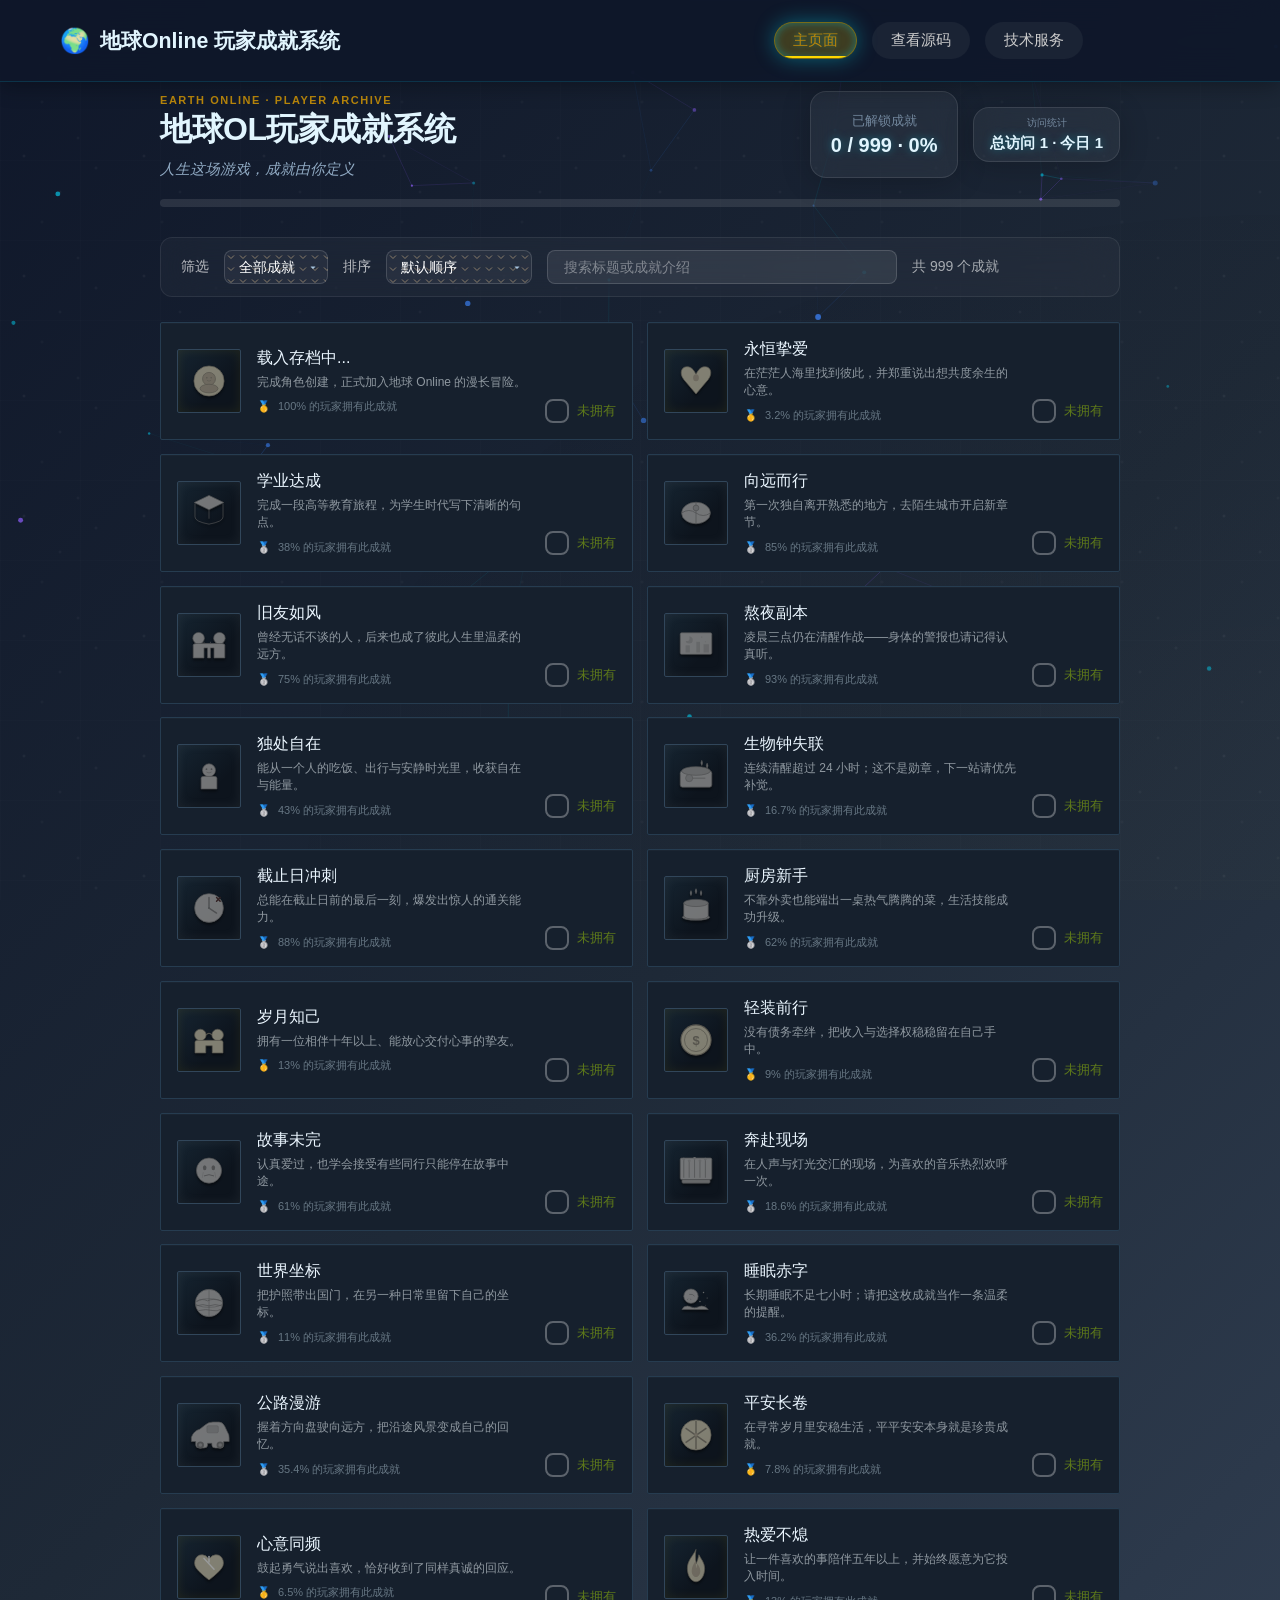
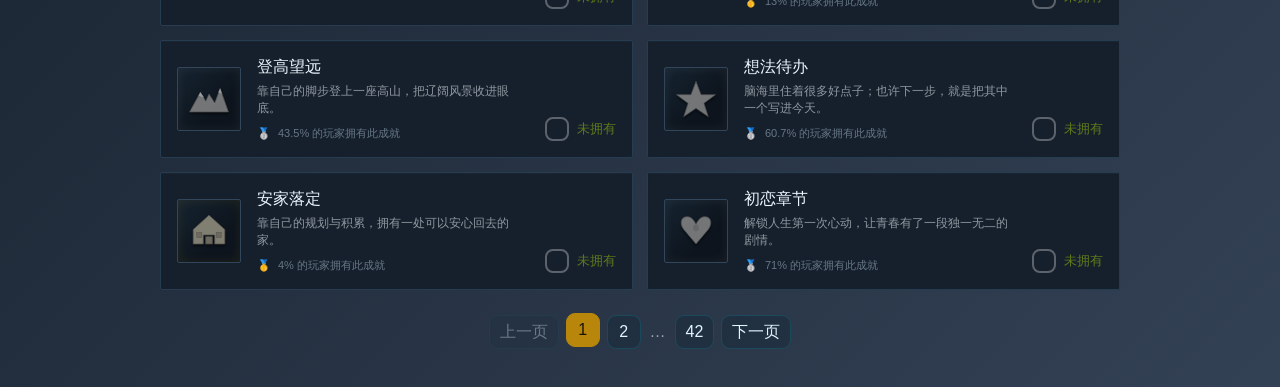
<file: index.html>
<!DOCTYPE html>
<html lang="zh-CN">
<head>
    <meta charset="UTF-8">
    <meta name="viewport" content="width=device-width, initial-scale=1.0">
    <title>地球Online · 玩家成就系统</title>
    <link rel="stylesheet" href="static/css/style.css">
    <script src="static/js/svg-icons.js"></script>
    <script src="static/js/background.js"></script>
    <script src="static/js/app.js"></script>
</head>
<body class="theme-wave">
    <canvas id="background-canvas"></canvas>

    <div class="star-bg"></div>
    <div class="subtle-grid"></div>

    <div id="wavy-bg" class="wavy-background">
        <div class="wave"></div>
        <div class="wave"></div>
        <div class="wave"></div>
    </div>

    <nav class="nav-bar">
        <div class="nav-container">
            <div class="nav-left">
                <span class="nav-icon">🌍</span>
                <span class="nav-title">地球Online 玩家成就系统</span>
            </div>
            <div class="nav-right">
                <a href="index.html" class="nav-btn ripple-btn active">主页面</a>
                <a href="source.html" class="nav-btn ripple-btn">查看源码</a>
                <a href="cooperation.html" class="nav-btn ripple-btn">技术服务</a>
                <span class="nav-stats" id="nav-stats">
                    <span class="nav-stats-icon">🏆</span>
                    <span class="nav-stats-text" id="nav-stats-text">0 / 0 · 0%</span>
                </span>
            </div>
        </div>
    </nav>

    <main class="main-content">
<div class="home-page">
    <header class="header">
        <div class="header-content">
            <div class="header-left">
                <span class="page-eyebrow">EARTH ONLINE · PLAYER ARCHIVE</span>
                <h1 class="page-title">地球OL玩家成就系统</h1>
                <p class="page-subtitle" id="page-slogan">你的一生，皆是成就。</p>
            </div>
            <div class="header-right stats-fixed">
                <div class="stats-card">
                    <div class="stats-info">
                        <span class="stats-label">已解锁成就</span>
                        <span class="stats-value" id="stats-value">0 / 0 · 0%</span>
                    </div>
                </div>
                <div class="stats-card visitor-stats-card">
                    <div class="stats-info">
                        <span class="stats-label">访问统计</span>
                        <span class="stats-value" id="visit-stats">总访问 0 · 今日 0</span>
                    </div>
                </div>
            </div>
        </div>
        <div class="progress-bar-container">
            <div class="progress-bar">
                <div class="progress-fill" id="progress-fill" style="width: 0%"></div>
            </div>
        </div>
    </header>

    <div class="filter-bar">
        <span class="filter-label">筛选</span>
        <div class="select-wrapper">
            <select id="filter-select" class="filter-select">
                <option value="all">全部成就</option>
                <option value="completed">已完成</option>
                <option value="uncompleted">未完成</option>
                <option value="gold">金色成就</option>
                <option value="silver">银色成就</option>
                <option value="copper">铜色成就</option>
            </select>
        </div>
        <span class="filter-label">排序</span>
        <div class="select-wrapper">
            <select id="sort-select" class="filter-select">
                <option value="default">默认顺序</option>
                <option value="rate_desc">完成率从高到低</option>
                <option value="rate_asc">完成率从低到高</option>
                <option value="rarity">按稀有度排序</option>
            </select>
        </div>
        <div class="search-wrapper">
            <input type="search" id="search-input" class="search-input" placeholder="搜索标题或成就介绍" aria-label="搜索成就">
        </div>
        <span class="count-label" id="count-label">共 0 个成就</span>
    </div>

    <div id="achievements-list" class="achievements-list"></div>
    <nav class="pagination" id="pagination" aria-label="成就分页"></nav>
</div>
    </main>

    <script>
        document.addEventListener('DOMContentLoaded', function() {
            window.backgroundManager = new BackgroundManager();
            if (window.backgroundManager) {
                window.backgroundManager.changeTheme('wave');
            }
        });
    </script>
</body>
</html>
</file>
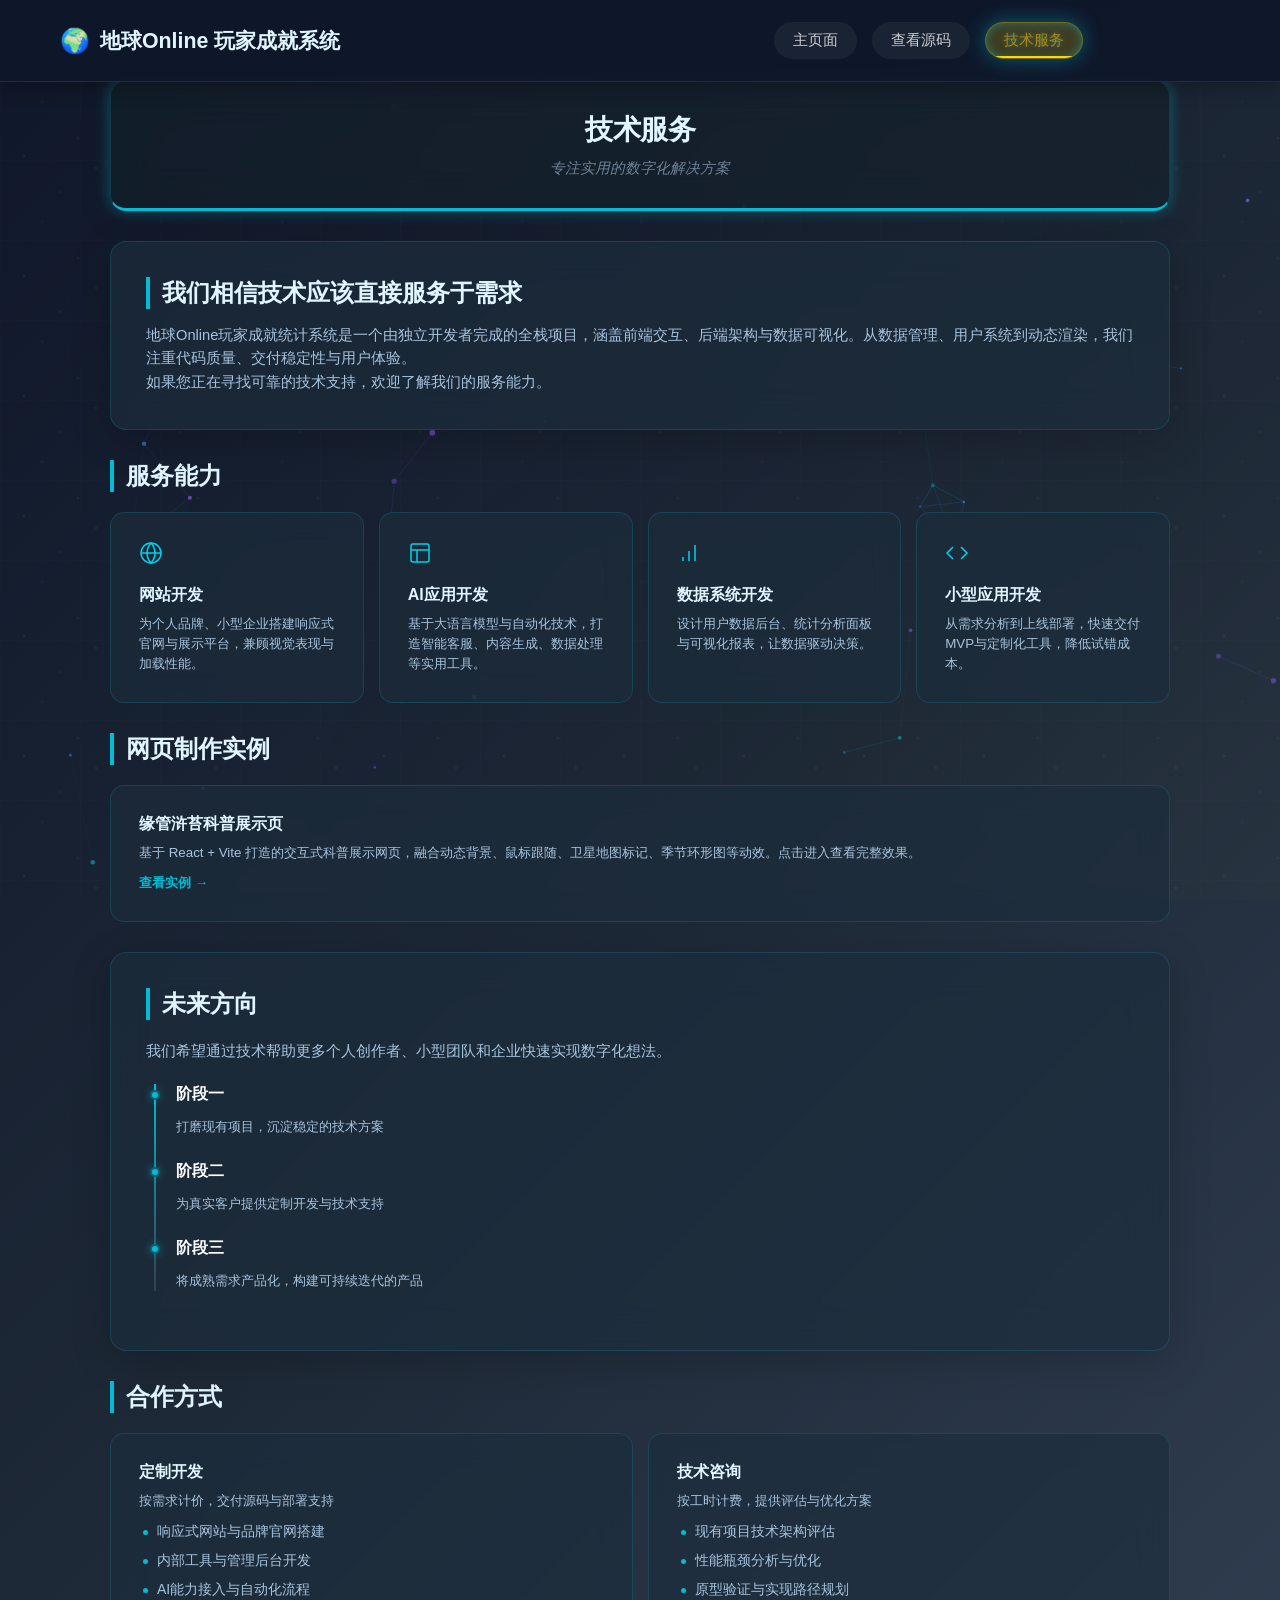
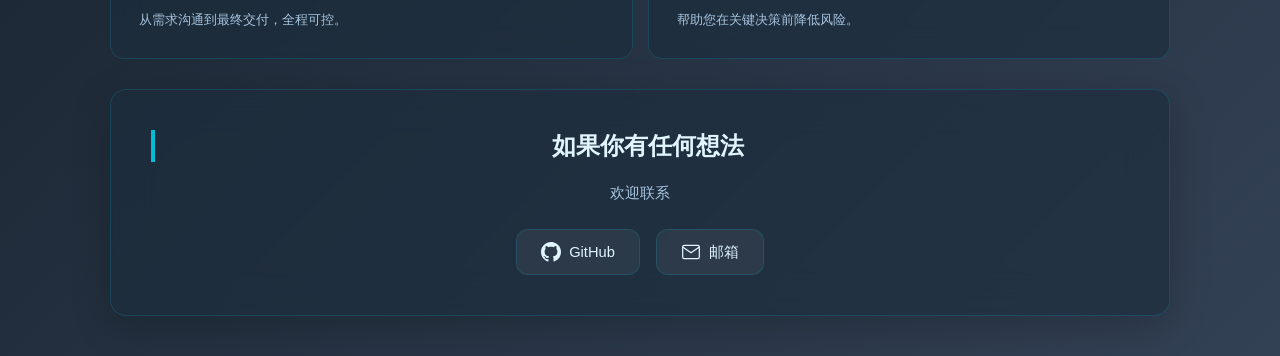
<file: cooperation.html>
<!DOCTYPE html>
<html lang="zh-CN">
<head>
    <meta charset="UTF-8">
    <meta name="viewport" content="width=device-width, initial-scale=1.0">
    <title>技术服务 · 地球Online</title>
    <link rel="stylesheet" href="static/css/style.css">
    <script src="static/js/svg-icons.js"></script>
    <script src="static/js/background.js"></script>
    <script src="static/js/app.js"></script>
</head>
<body class="theme-wave">
    <canvas id="background-canvas"></canvas>

    <div class="star-bg"></div>
    <div class="subtle-grid"></div>

    <div id="wavy-bg" class="wavy-background">
        <div class="wave"></div>
        <div class="wave"></div>
        <div class="wave"></div>
    </div>

    <nav class="nav-bar">
        <div class="nav-container">
            <div class="nav-left">
                <span class="nav-icon">🌍</span>
                <span class="nav-title">地球Online 玩家成就系统</span>
            </div>
            <div class="nav-right">
                <a href="index.html" class="nav-btn ripple-btn">主页面</a>
                <a href="source.html" class="nav-btn ripple-btn">查看源码</a>
                <a href="cooperation.html" class="nav-btn ripple-btn active">技术服务</a>
                <span class="nav-stats" id="nav-stats">
                    <span class="nav-stats-icon">🏆</span>
                    <span class="nav-stats-text" id="nav-stats-text">0 / 0 · 0%</span>
                </span>
            </div>
        </div>
    </nav>

    <main class="main-content">
<div class="cooperation-page">
    <!-- 开场介绍 -->
    <div class="page-header">
        <h1 class="page-title">技术服务</h1>
        <p class="page-subtitle">专注实用的数字化解决方案</p>
    </div>

    <div class="coop-intro-card">
        <h2 class="section-title">我们相信技术应该直接服务于需求</h2>
        <p class="section-desc">地球Online玩家成就统计系统是一个由独立开发者完成的全栈项目，涵盖前端交互、后端架构与数据可视化。从数据管理、用户系统到动态渲染，我们注重代码质量、交付稳定性与用户体验。</p>
        <p class="section-desc">如果您正在寻找可靠的技术支持，欢迎了解我们的服务能力。</p>
    </div>

    <!-- 能力展示 -->
    <div class="coop-section">
        <h2 class="section-title">服务能力</h2>
        <div class="coop-grid">
            <div class="coop-card">
                <div class="coop-icon">
                    <svg viewBox="0 0 24 24" width="24" height="24" fill="none" stroke="currentColor" stroke-width="1.5"><circle cx="12" cy="12" r="10"></circle><line x1="2" y1="12" x2="22" y2="12"></line><path d="M12 2a15.3 15.3 0 0 1 4 10 15.3 15.3 0 0 1-4 10 15.3 15.3 0 0 1-4-10 15.3 15.3 0 0 1 4-10z"></path></svg>
                </div>
                <div class="coop-card-title">网站开发</div>
                <div class="coop-card-desc">为个人品牌、小型企业搭建响应式官网与展示平台，兼顾视觉表现与加载性能。</div>
            </div>
            <div class="coop-card">
                <div class="coop-icon">
                    <svg viewBox="0 0 24 24" width="24" height="24" fill="none" stroke="currentColor" stroke-width="1.5"><rect x="3" y="3" width="18" height="18" rx="2" ry="2"></rect><line x1="3" y1="9" x2="21" y2="9"></line><line x1="9" y1="21" x2="9" y2="9"></line></svg>
                </div>
                <div class="coop-card-title">AI应用开发</div>
                <div class="coop-card-desc">基于大语言模型与自动化技术，打造智能客服、内容生成、数据处理等实用工具。</div>
            </div>
            <div class="coop-card">
                <div class="coop-icon">
                    <svg viewBox="0 0 24 24" width="24" height="24" fill="none" stroke="currentColor" stroke-width="1.5"><path d="M12 20V10"></path><path d="M18 20V4"></path><path d="M6 20v-4"></path></svg>
                </div>
                <div class="coop-card-title">数据系统开发</div>
                <div class="coop-card-desc">设计用户数据后台、统计分析面板与可视化报表，让数据驱动决策。</div>
            </div>
            <div class="coop-card">
                <div class="coop-icon">
                    <svg viewBox="0 0 24 24" width="24" height="24" fill="none" stroke="currentColor" stroke-width="1.5"><polyline points="16 18 22 12 16 6"></polyline><polyline points="8 6 2 12 8 18"></polyline></svg>
                </div>
                <div class="coop-card-title">小型应用开发</div>
                <div class="coop-card-desc">从需求分析到上线部署，快速交付MVP与定制化工具，降低试错成本。</div>
            </div>
        </div>
    </div>

    <!-- 网页制作实例 -->
    <div class="coop-section">
        <h2 class="section-title">网页制作实例</h2>
        <div class="coop-grid">
            <a href="web-demo/index.html" class="coop-card" style="text-decoration:none;cursor:pointer;display:block">
                <div class="coop-card-title">缘管浒苔科普展示页</div>
                <div class="coop-card-desc">基于 React + Vite 打造的交互式科普展示网页，融合动态背景、鼠标跟随、卫星地图标记、季节环形图等动效。点击进入查看完整效果。</div>
                <div class="coop-card-desc" style="margin-top:10px;color:var(--glow-color);font-weight:600">查看实例 →</div>
            </a>
        </div>
    </div>
    <!-- 未来方向 -->
    <div class="coop-section">
        <div class="explain-card">
            <h2 class="section-title">未来方向</h2>
            <p class="section-desc">我们希望通过技术帮助更多个人创作者、小型团队和企业快速实现数字化想法。</p>

            <div class="timeline">
                <div class="timeline-item">
                    <div class="timeline-dot"></div>
                    <div class="timeline-content">
                        <h3 class="timeline-title">阶段一</h3>
                        <p class="timeline-desc">打磨现有项目，沉淀稳定的技术方案</p>
                    </div>
                </div>
                <div class="timeline-item">
                    <div class="timeline-dot"></div>
                    <div class="timeline-content">
                        <h3 class="timeline-title">阶段二</h3>
                        <p class="timeline-desc">为真实客户提供定制开发与技术支持</p>
                    </div>
                </div>
                <div class="timeline-item">
                    <div class="timeline-dot"></div>
                    <div class="timeline-content">
                        <h3 class="timeline-title">阶段三</h3>
                        <p class="timeline-desc">将成熟需求产品化，构建可持续迭代的产品</p>
                    </div>
                </div>
            </div>
        </div>
    </div>

    <!-- 合作方式 -->
    <div class="coop-section">
        <h2 class="section-title">合作方式</h2>
        <div class="coop-grid two-col">
            <div class="coop-card wide">
                <div class="coop-card-title">定制开发</div>
                <p class="coop-card-desc">按需求计价，交付源码与部署支持</p>
                <ul class="coop-list">
                    <li>响应式网站与品牌官网搭建</li>
                    <li>内部工具与管理后台开发</li>
                    <li>AI能力接入与自动化流程</li>
                </ul>
                <p class="coop-card-desc">从需求沟通到最终交付，全程可控。</p>
            </div>
            <div class="coop-card wide">
                <div class="coop-card-title">技术咨询</div>
                <p class="coop-card-desc">按工时计费，提供评估与优化方案</p>
                <ul class="coop-list">
                    <li>现有项目技术架构评估</li>
                    <li>性能瓶颈分析与优化</li>
                    <li>原型验证与实现路径规划</li>
                </ul>
                <p class="coop-card-desc">帮助您在关键决策前降低风险。</p>
            </div>
        </div>
    </div>

    <!-- 联系方式 -->
    <div class="coop-section">
        <div class="contact-card">
            <h2 class="section-title" style="text-align: center;">如果你有任何想法</h2>
            <p class="section-desc" style="text-align: center;">欢迎联系</p>
            <div class="contact-grid">
                <a href="https://github.com/L0r3Seeker/Earth-Online" target="_blank" class="contact-item ripple-btn" title="L0r3Seeker/Earth-Online">
                    <svg viewBox="0 0 24 24" width="20" height="20" fill="currentColor"><path d="M12 0c-6.626 0-12 5.373-12 12 0 5.302 3.438 9.8 8.207 11.387.599.111.793-.261.793-.577v-2.234c-3.338.726-4.033-1.416-4.033-1.416-.546-1.387-1.333-1.756-1.333-1.756-1.089-.745.083-.729.083-.729 1.205.084 1.839 1.237 1.839 1.237 1.07 1.834 2.807 1.304 3.492.997.107-.775.418-1.305.762-1.604-2.665-.305-5.467-1.334-5.467-5.931 0-1.311.469-2.381 1.236-3.221-.124-.303-.535-1.524.117-3.176 0 0 1.008-.322 3.301 1.23.957-.266 1.983-.399 3.003-.404 1.02.005 2.047.138 3.006.404 2.291-1.552 3.297-1.23 3.297-1.23.653 1.653.242 2.874.118 3.176.77.84 1.235 1.911 1.235 3.221 0 4.609-2.807 5.624-5.479 5.921.43.372.823 1.102.823 2.222v3.293c0 .319.192.694.801.576 4.765-1.589 8.199-6.086 8.199-11.386 0-6.627-5.373-12-12-12z"/></svg>
                    <span>GitHub</span>
                </a>
                <a href="mailto:ecatnip@163.com" class="contact-item ripple-btn" title="ecatnip@163.com">
                    <svg viewBox="0 0 24 24" width="20" height="20" fill="none" stroke="currentColor" stroke-width="1.5"><path d="M4 4h16c1.1 0 2 .9 2 2v12c0 1.1-.9 2-2 2H4c-1.1 0-2-.9-2-2V6c0-1.1.9-2 2-2z"></path><polyline points="22,6 12,13 2,6"></polyline></svg>
                    <span>邮箱</span>
                </a>
            </div>
        </div>
    </div>
</div>
    </main>

    <script>
        document.addEventListener('DOMContentLoaded', function() {
            window.backgroundManager = new BackgroundManager();
            if (window.backgroundManager) {
                window.backgroundManager.changeTheme('wave');
            }
        });
    </script>
</body>
</html>
</file>
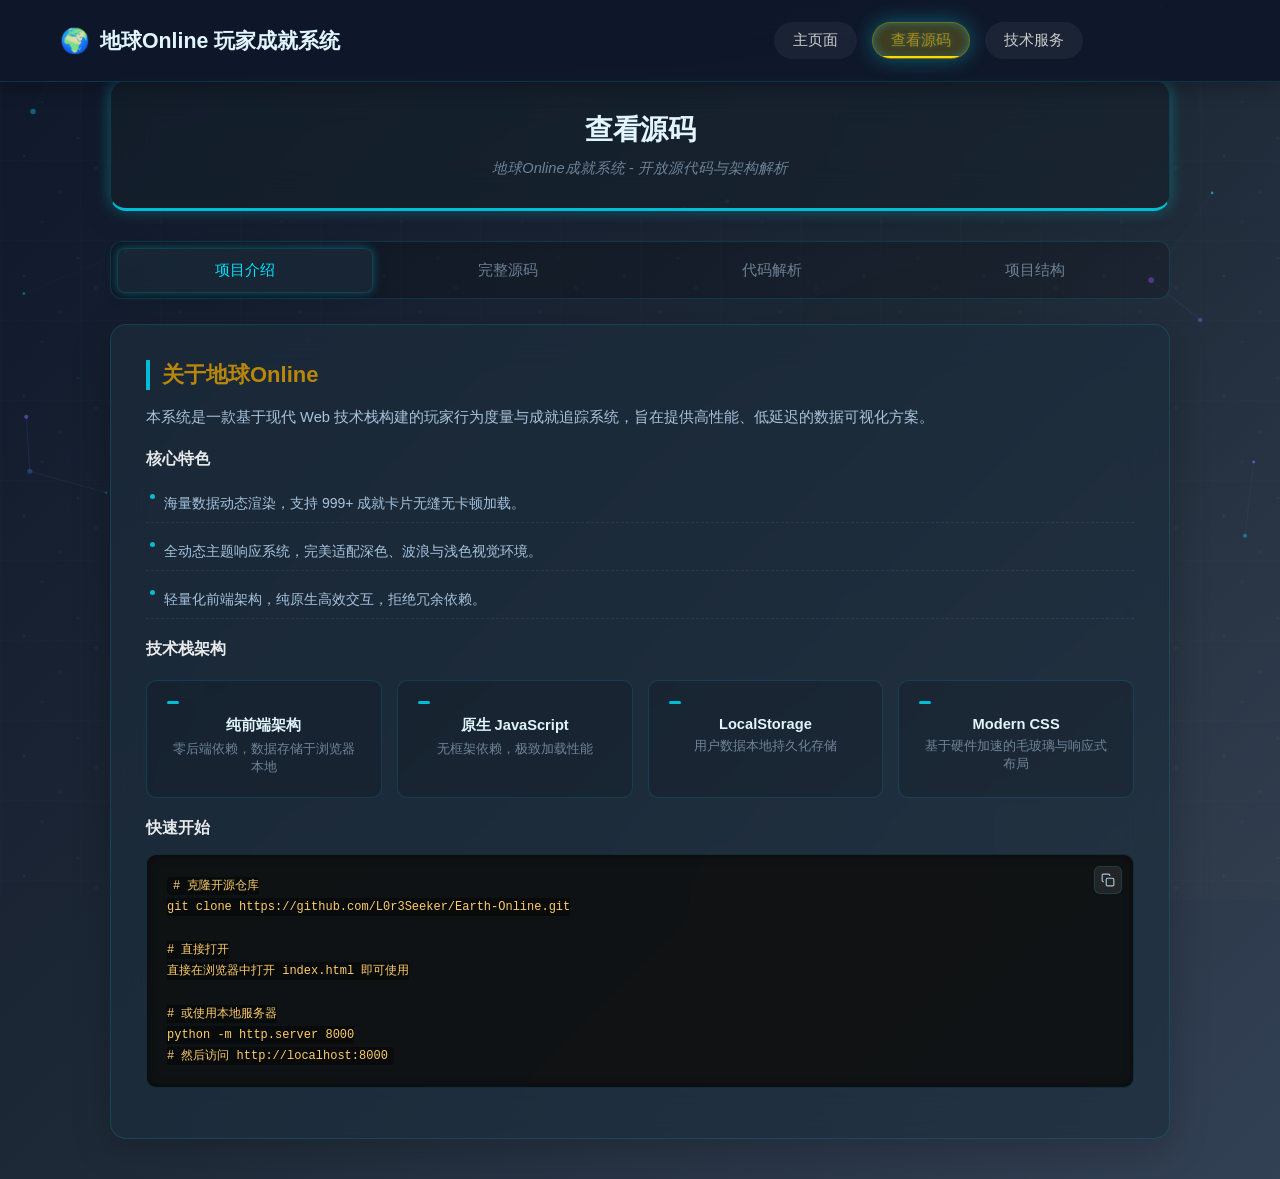
<file: source.html>
<!DOCTYPE html>
<html lang="zh-CN">
<head>
    <meta charset="UTF-8">
    <meta name="viewport" content="width=device-width, initial-scale=1.0">
    <title>查看源码 · 地球Online</title>
    <link rel="stylesheet" href="static/css/style.css">
    <script src="static/js/svg-icons.js"></script>
    <script src="static/js/background.js"></script>
    <script src="static/js/app.js"></script>
</head>
<body class="theme-wave">
    <canvas id="background-canvas"></canvas>

    <div class="star-bg"></div>
    <div class="subtle-grid"></div>

    <div id="wavy-bg" class="wavy-background">
        <div class="wave"></div>
        <div class="wave"></div>
        <div class="wave"></div>
    </div>

    <nav class="nav-bar">
        <div class="nav-container">
            <div class="nav-left">
                <span class="nav-icon">🌍</span>
                <span class="nav-title">地球Online 玩家成就系统</span>
            </div>
            <div class="nav-right">
                <a href="index.html" class="nav-btn ripple-btn">主页面</a>
                <a href="source.html" class="nav-btn ripple-btn active">查看源码</a>
                <a href="cooperation.html" class="nav-btn ripple-btn">技术服务</a>
                <span class="nav-stats" id="nav-stats">
                    <span class="nav-stats-icon">🏆</span>
                    <span class="nav-stats-text" id="nav-stats-text">0 / 0 · 0%</span>
                </span>
            </div>
        </div>
    </nav>

    <main class="main-content">
<div class="source-page">
    <div class="page-header">
        <h1 class="page-title">查看源码</h1>
        <p class="page-subtitle">地球Online成就系统 - 开放源代码与架构解析</p>
    </div>

    <div class="source-tabs">
        <button class="source-tab active" data-tab="intro">项目介绍</button>
        <button class="source-tab" data-tab="code">完整源码</button>
        <button class="source-tab" data-tab="explain">代码解析</button>
        <button class="source-tab" data-tab="structure">项目结构</button>
    </div>

    <div class="source-content">
        <div class="tab-panel active" id="tab-intro">
            <div class="intro-card">
                <h2 class="section-title">关于地球Online</h2>
                <p class="section-desc">本系统是一款基于现代 Web 技术栈构建的玩家行为度量与成就追踪系统，旨在提供高性能、低延迟的数据可视化方案。</p>

                <h3 class="sub-title">核心特色</h3>
                <ul class="feature-list">
                    <li>海量数据动态渲染，支持 999+ 成就卡片无缝无卡顿加载。</li>
                    <li>全动态主题响应系统，完美适配深色、波浪与浅色视觉环境。</li>
                    <li>轻量化前端架构，纯原生高效交互，拒绝冗余依赖。</li>
                </ul>

                <h3 class="sub-title">技术栈架构</h3>
                <div class="tech-grid">
                    <div class="tech-item">
                        <div class="tech-indicator"></div>
                        <div class="tech-name">纯前端架构</div>
                        <div class="tech-desc">零后端依赖，数据存储于浏览器本地</div>
                    </div>
                    <div class="tech-item">
                        <div class="tech-indicator"></div>
                        <div class="tech-name">原生 JavaScript</div>
                        <div class="tech-desc">无框架依赖，极致加载性能</div>
                    </div>
                    <div class="tech-item">
                        <div class="tech-indicator"></div>
                        <div class="tech-name">LocalStorage</div>
                        <div class="tech-desc">用户数据本地持久化存储</div>
                    </div>
                    <div class="tech-item">
                        <div class="tech-indicator"></div>
                        <div class="tech-name">Modern CSS</div>
                        <div class="tech-desc">基于硬件加速的毛玻璃与响应式布局</div>
                    </div>
                </div>

                <h3 class="sub-title">快速开始</h3>
                <div class="code-block-wrapper">
                    <button class="copy-btn" onclick="copyCode(this)"><svg viewBox="0 0 24 24" width="14" height="14" fill="none" stroke="currentColor" stroke-width="2"><rect x="9" y="9" width="13" height="13" rx="2" ry="2"></rect><path d="M5 15H4a2 2 0 0 1-2-2V4a2 2 0 0 1 2-2h9a2 2 0 0 1 2 2v1"></path></svg></button>
                    <pre class="code-block"><code># 克隆开源仓库
git clone https://github.com/L0r3Seeker/Earth-Online.git

# 直接打开
直接在浏览器中打开 index.html 即可使用

# 或使用本地服务器
python -m http.server 8000
# 然后访问 http://localhost:8000</code></pre>
                </div>
            </div>
        </div>

        <div class="tab-panel" id="tab-code">
            <div class="code-block-wrapper">
                <button class="copy-btn" onclick="copyCode(this)">复制</button>
                <pre class="code-block"><code>// 地球Online 玩家成就系统 - 纯前端版
// 数据存储于浏览器 localStorage，零后端依赖

const STORAGE_KEY = 'earthol_completed';
const SLOGANS = [
    "你的一生，皆是成就。",
    "把平凡的日子，酿成发光的勋章",
    "每一步都算数，每一刻都值得铭记",
    "你走过的路，终将成为你的徽章",
    "人生这场游戏，成就由你定义",
    "活着，就是不断解锁的过程",
    "世界是地图，你是唯一的玩家",
    "每一刻，都是成就",
    "人生即成就",
    "你的故事，你的勋章",
    "把时光穿成串，每一颗都闪亮",
    "在名为人生的游戏里，收集所有高光时刻"
];

function loadCompleted() {
    try {
        const data = localStorage.getItem(STORAGE_KEY);
        return data ? new Set(JSON.parse(data)) : new Set();
    } catch (e) {
        return new Set();
    }
}

function saveCompleted(ids) {
    localStorage.setItem(STORAGE_KEY, JSON.stringify([...ids]));
}

function toggleAchievement(id) {
    const completed = loadCompleted();
    if (completed.has(id)) {
        completed.delete(id);
    } else {
        completed.add(id);
    }
    saveCompleted(completed);
    return completed.has(id);
}</code></pre>
            </div>
        </div>

        <div class="tab-panel" id="tab-explain">
            <div class="explain-card">
                <h2 class="section-title">关键代码解析</h2>

                <div class="explain-item">
                    <h3 class="explain-title">1. 本地数据持久化</h3>
                    <div class="code-block-wrapper">
                        <button class="copy-btn" onclick="copyCode(this)">复制</button>
                        <pre class="code-block"><code>function loadCompleted() {
    try {
        const data = localStorage.getItem(STORAGE_KEY);
        return data ? new Set(JSON.parse(data)) : new Set();
    } catch (e) {
        return new Set();
    }
}</code></pre>
                    </div>
                    <div class="tip-box">
                        <span class="tip-label">架构提示</span>
                        <p class="tip-content">使用 localStorage 存储用户已解锁的成就 ID，数据完全保存在用户本地浏览器中，换设备或清除浏览器数据会丢失。采用 Set 数据结构实现 O(1) 时间复杂度的存在性校验。</p>
                    </div>
                </div>

                <div class="explain-item">
                    <h3 class="explain-title">2. 成就切换逻辑</h3>
                    <div class="code-block-wrapper">
                        <button class="copy-btn" onclick="copyCode(this)">复制</button>
                        <pre class="code-block"><code>function toggleAchievement(id) {
    const completed = loadCompleted();
    if (completed.has(id)) {
        completed.delete(id);
    } else {
        completed.add(id);
    }
    saveCompleted(completed);
    return completed.has(id);
}</code></pre>
                    </div>
                    <div class="tip-box">
                        <span class="tip-label">架构提示</span>
                        <p class="tip-content">纯前端切换，无需网络请求，即时响应。切换后立即更新本地存储并同步 UI 状态。</p>
                    </div>
                </div>

                <div class="explain-item">
                    <h3 class="explain-title">3. 筛选与搜索</h3>
                    <div class="code-block-wrapper">
                        <button class="copy-btn" onclick="copyCode(this)">复制</button>
                        <pre class="code-block"><code>function filterAchievements(filter, search, sort) {
    let result = [...allAchievements];
    if (search) {
        const s = search.toLowerCase();
        result = result.filter(a =>
            a.title.toLowerCase().includes(s) ||
            a.description.toLowerCase().includes(s)
        );
    }
    // 按筛选条件过滤...
    return result;
}</code></pre>
                    </div>
                    <div class="tip-box">
                        <span class="tip-label">架构提示</span>
                        <p class="tip-content">搜索统一转小写，避免大小写匹配差异；筛选与搜索可叠加使用，实现精准的数据过滤。全部在客户端完成，零服务器开销。</p>
                    </div>
                </div>

                <div class="explain-item">
                    <h3 class="explain-title">4. SVG 图标生成系统</h3>
                    <div class="code-block-wrapper">
                        <button class="copy-btn" onclick="copyCode(this)">复制</button>
                        <pre class="code-block"><code>const SVG_COLORS = {
    gold:   ["#FFD700", "#FFA500", "#B8860B"],
    silver: ["#C0C0C0", "#A9A9A9", "#808080"],
    copper: ["#CD7F32", "#B87333", "#8B4513"],
};

function generateSVG(iconName, rarity = 'silver') {
    const [c1, c2, c3] = SVG_COLORS[rarity] || SVG_COLORS.silver;
    const pattern = SVG_PATTERNS[iconName] || SVG_PATTERNS.star;
    return pattern.replace(/{c1}/g, c1)
                  .replace(/{c2}/g, c2)
                  .replace(/{c3}/g, c3);
}</code></pre>
                    </div>
                    <div class="tip-box">
                        <span class="tip-label">架构提示</span>
                        <p class="tip-content">通过模板占位符替换颜色，实现"一套图案 + 多套配色"的灵活组合，确保图标系统与 .exe 版本完全一致。</p>
                    </div>
                </div>
            </div>
        </div>

        <div class="tab-panel" id="tab-structure">
            <div class="code-block-wrapper">
                <button class="copy-btn" onclick="copyCode(this)">复制</button>
                <pre class="code-block"><code>github-site/
├── index.html              # 主页面：成就殿堂
├── source.html             # 源码页：介绍 / 源码 / 解析
├── cooperation.html        # 技术服务页
└── static/
    ├── css/
    │   └── style.css       # 样式文件（简洁渐变主题）
    ├── js/
    │   ├── app.js          # 前端交互（筛选 / 搜索 / 切换）
    │   ├── svg-icons.js    # SVG 图标系统
    │   └── background.js   # Canvas 粒子背景动画
    └── data/
        ├── achievements.json # 成就数据
        └── slogans.txt       # 标语列表</code></pre>
            </div>

            <div class="explain-card" style="margin-top: 24px;">
                <h2 class="section-title">成就数据结构</h2>
                <p class="section-desc">单条原始成就数据采用严格的 JSON Schema 规范进行定义，确保向后兼容性。</p>
                <div class="code-block-wrapper">
                    <button class="copy-btn" onclick="copyCode(this)"><svg viewBox="0 0 24 24" width="14" height="14" fill="none" stroke="currentColor" stroke-width="2"><rect x="9" y="9" width="13" height="13" rx="2" ry="2"></rect><path d="M5 15H4a2 2 0 0 1-2-2V4a2 2 0 0 1 2-2h9a2 2 0 0 1 2 2v1"></path></svg></button>
                    <pre class="code-block"><code>{
    "id": 1,
    "title": "永恒挚爱",
    "description": "在茫茫人海中，找到了那一束光",
    "rarity": "gold",
    "unlock_rate": 3.2,
    "icon": "love"
}</code></pre>
                </div>

                <h3 class="sub-title">稀有度评级说明</h3>
                <ul class="rarity-list">
                    <li><span class="rarity-badge gold">金色评级</span> 稀有度 &lt; 1% 的骨灰级史诗成就</li>
                    <li><span class="rarity-badge silver">银色评级</span> 稀有度 1% - 10% 的高阶进阶成就</li>
                    <li><span class="rarity-badge bronze">铜色评级</span> 稀有度 &gt; 10% 的基础探索成就</li>
                </ul>
            </div>
        </div>
    </div>
</div>

<script>
function copyCode(button) {
    const pre = button.nextElementSibling;
    const code = pre.textContent;
    navigator.clipboard.writeText(code).then(() => {
        button.innerHTML = '<svg viewBox="0 0 24 24" width="14" height="14" fill="none" stroke="currentColor" stroke-width="2"><polyline points="20 6 9 17 4 12"></polyline></svg>';
        button.classList.add('copied');
        setTimeout(() => {
            button.innerHTML = '<svg viewBox="0 0 24 24" width="14" height="14" fill="none" stroke="currentColor" stroke-width="2"><rect x="9" y="9" width="13" height="13" rx="2" ry="2"></rect><path d="M5 15H4a2 2 0 0 1-2-2V4a2 2 0 0 1 2-2h9a2 2 0 0 1 2 2v1"></path></svg>';
            button.classList.remove('copied');
        }, 2000);
    });
}

document.addEventListener('DOMContentLoaded', function() {
    const tabs = document.querySelectorAll('.source-tab');
    const panels = document.querySelectorAll('.tab-panel');

    tabs.forEach(tab => {
        tab.addEventListener('click', function() {
            const target = this.dataset.tab;
            tabs.forEach(t => t.classList.remove('active'));
            panels.forEach(p => p.classList.remove('active'));
            this.classList.add('active');
            document.getElementById('tab-' + target).classList.add('active');
        });
    });
});
</script>
    </main>

    <script>
        document.addEventListener('DOMContentLoaded', function() {
            window.backgroundManager = new BackgroundManager();
            if (window.backgroundManager) {
                window.backgroundManager.changeTheme('wave');
            }
        });
    </script>
</body>
</html>
</file>
<file: static/css/style.css>
:root {
    --ease-apple: cubic-bezier(0.4, 0, 0.2, 1);
    --anim-duration: 450ms;

    --dark-bg: #1A1817;
    --dark-card: #242424;
    --dark-text: #FFFFFF;
    --dark-desc: #8B7D6B;
    --dark-border: #333333;
    --dark-hover: #2D2D2D;
    --gold-color: #B8860B;
    --gold-bright: #FFD700;
    --silver-color: #C0C0C0;
    --copper-color: #CD7F32;
    --gold-glow: rgba(184, 134, 11, 0.45);
    --silver-glow: rgba(192, 192, 192, 0.4);
    --copper-glow: rgba(205, 127, 50, 0.4);
    --accent-glow: rgba(255, 215, 0, 0.25);
    --light-bg: #F5F5F5;
    --light-card: #FFFFFF;
    --light-text: #333333;
    --light-desc: #666666;
    --light-border: #E0E0E0;
    --light-hover: #F0F0F0;

    --glass-bg: rgba(26, 24, 23, 0.65);
    --glass-border: rgba(255, 255, 255, 0.08);
    --card-glass-bg: rgba(36, 36, 36, 0.7);
    --text-primary: #FFFFFF;
    --text-desc-color: #8B7D6B;

    --glow-color: #B8860B;
    --glow-bright: #FFD700;
    --glow-effect: rgba(184, 134, 11, 0.4);
}

* {
    margin: 0;
    padding: 0;
    box-sizing: border-box;
}

body {
    font-family: 'Microsoft YaHei', 'PingFang SC', -apple-system, BlinkMacSystemFont, sans-serif;
    min-height: 100vh;
    transition: all 0.3s ease;
}

body.theme-dark {
    background: linear-gradient(180deg, #1A1817 0%, #121110 100%);
    color: var(--dark-text);
}

body.theme-wave {
    background: linear-gradient(135deg, #0f172a 0%, #1e2937 50%, #334155 100%);
    color: var(--dark-text);
    --glass-bg: rgba(20, 32, 43, 0.6);
    --glass-border: rgba(0, 212, 255, 0.15);
    --card-glass-bg: rgba(28, 45, 61, 0.65);
    --text-primary: #E1F5FE;
    --text-desc-color: #A7C4DE;
    --glow-color: #00BCD4;
    --glow-bright: #00E5FF;
    --glow-effect: rgba(0, 229, 255, 0.35);
}

body.theme-light {
    background: linear-gradient(180deg, #f8f5f0 0%, #f0e9d9 100%);
    color: var(--light-text);
    --glass-bg: rgba(245, 245, 245, 0.7);
    --glass-border: rgba(0, 0, 0, 0.06);
    --card-glass-bg: rgba(255, 255, 255, 0.75);
    --text-primary: #333333;
    --text-desc-color: #666666;
    --glow-color: #8B5A2B;
    --glow-bright: #CD853F;
    --glow-effect: rgba(139, 90, 43, 0.2);
}

/* 星空背景层 */
.star-bg {
    position: fixed;
    top: 0; left: 0; width: 100%; height: 100%;
    background:
        radial-gradient(circle at 20% 30%, rgba(255,255,255,0.08) 1px, transparent 2px),
        radial-gradient(circle at 50% 60%, rgba(255,255,255,0.06) 1px, transparent 2px),
        radial-gradient(circle at 80% 40%, rgba(255,255,255,0.07) 1px, transparent 2px),
        radial-gradient(circle at 35% 85%, rgba(255,255,255,0.05) 1px, transparent 2px),
        radial-gradient(circle at 65% 15%, rgba(255,255,255,0.06) 1px, transparent 2px);
    background-size: 120px 120px;
    pointer-events: none;
    z-index: 0;
    opacity: 0.6;
    animation: twinkle 25s infinite linear;
}

body.theme-light .star-bg {
    opacity: 0.15;
    background:
        radial-gradient(circle at 20% 30%, rgba(184,134,11,0.1) 1px, transparent 2px),
        radial-gradient(circle at 50% 60%, rgba(184,134,11,0.08) 1px, transparent 2px),
        radial-gradient(circle at 80% 40%, rgba(184,134,11,0.09) 1px, transparent 2px);
    background-size: 120px 120px;
}

/* 微妙网格层 */
.subtle-grid {
    position: fixed;
    top: 0; left: 0; width: 100%; height: 100%;
    background-image:
        linear-gradient(rgba(255,255,255,0.03) 1px, transparent 1px),
        linear-gradient(90deg, rgba(255,255,255,0.03) 1px, transparent 1px);
    background-size: 80px 80px;
    pointer-events: none;
    z-index: 0;
    opacity: 0.4;
}

body.theme-light .subtle-grid {
    background-image:
        linear-gradient(rgba(0,0,0,0.02) 1px, transparent 1px),
        linear-gradient(90deg, rgba(0,0,0,0.02) 1px, transparent 1px);
}

@keyframes twinkle {
    0%, 100% { opacity: 0.55; }
    50% { opacity: 0.75; }
}

.wavy-background {
    position: fixed;
    top: 0;
    left: 0;
    width: 100%;
    height: 100%;
    pointer-events: none;
    overflow: hidden;
    z-index: 0;
    opacity: 0;
    transition: opacity 0.5s ease;
}

body.theme-wave .wavy-background {
    opacity: 0.3;
}

.wave {
    position: absolute;
    width: 200%;
    height: 200%;
    animation: wave-animation 18s linear infinite;
    opacity: 0.25;
}

.wave:nth-child(1) {
    background: radial-gradient(ellipse at center, rgba(255, 215, 0, 0.1) 0%, transparent 70%);
    animation-duration: 12s;
}

.wave:nth-child(2) {
    background: radial-gradient(ellipse at center, rgba(192, 192, 192, 0.08) 0%, transparent 70%);
    animation-duration: 8s;
    animation-delay: -2s;
}

.wave:nth-child(3) {
    background: radial-gradient(ellipse at center, rgba(205, 127, 50, 0.06) 0%, transparent 70%);
    animation-duration: 15s;
    animation-delay: -5s;
}

@keyframes wave-animation {
    0% { transform: translate(0, 0) rotate(0deg); }
    100% { transform: translate(-30%, -20%) rotate(360deg); }
}

.nav-bar {
    position: fixed;
    top: 0;
    left: 0;
    right: 0;
    z-index: 100;
    backdrop-filter: blur(16px);
    border-bottom: 1px solid rgba(184, 134, 11, 0.2);
    background: rgba(26, 24, 23, 0.92);
    box-shadow: 0 4px 20px rgba(0, 0, 0, 0.3);
}

body.theme-light .nav-bar {
    background: rgba(255, 255, 255, 0.96);
    border-bottom: 1px solid #d4c19c;
    box-shadow: 0 4px 20px rgba(0, 0, 0, 0.08);
}

body.theme-wave .nav-bar {
    background: rgba(15, 23, 42, 0.92);
    box-shadow: 0 4px 20px rgba(0, 0, 0, 0.3);
}

.nav-container {
    max-width: 1200px;
    margin: 0 auto;
    padding: 12px 20px;
    display: flex;
    justify-content: space-between;
    align-items: center;
}

.nav-left {
    display: flex;
    align-items: center;
    gap: 10px;
}

.nav-icon {
    font-size: 24px;
}

.nav-title {
    font-size: 18px;
    font-weight: bold;
}

body.theme-light .nav-title {
    color: var(--light-text);
}

.nav-right {
    display: flex;
    gap: 15px;
}

.nav-btn {
    padding: 8px 16px;
    border-radius: 20px;
    text-decoration: none;
    font-size: 14px;
    transition: all 0.3s ease;
    border: 1px solid transparent;
    position: relative;
    overflow: hidden;
}

.nav-btn::after {
    content: '';
    position: absolute;
    bottom: 0; left: 50%;
    width: 0; height: 2px;
    background: var(--gold-bright);
    transition: all 0.3s ease;
}

.nav-btn:hover::after,
.nav-btn.active::after {
    left: 0;
    width: 100%;
}

body.theme-dark .nav-btn {
    color: #aaa;
    background: rgba(255, 255, 255, 0.05);
}

body.theme-dark .nav-btn:hover {
    background: rgba(255, 255, 255, 0.1);
    color: var(--dark-text);
}

body.theme-dark .nav-btn.active {
    background: rgba(255, 215, 0, 0.2);
    color: var(--gold-color);
    border-color: rgba(255, 215, 0, 0.3);
}

body.theme-light .nav-btn {
    color: var(--light-text);
    background: rgba(0, 0, 0, 0.05);
}

body.theme-light .nav-btn:hover {
    background: rgba(0, 0, 0, 0.1);
}

body.theme-light .nav-btn.active {
    background: rgba(255, 215, 0, 0.3);
    color: #8B6914;
    border-color: rgba(255, 215, 0, 0.5);
}

body.theme-wave .nav-btn {
    color: #ccc;
    background: rgba(255, 255, 255, 0.05);
}

body.theme-wave .nav-btn:hover {
    background: rgba(255, 255, 255, 0.1);
    color: var(--dark-text);
}

body.theme-wave .nav-btn.active {
    background: rgba(255, 215, 0, 0.2);
    color: var(--gold-color);
    border-color: rgba(255, 215, 0, 0.3);
}

.main-content {
    margin-top: 60px;
    position: relative;
    z-index: 1;
}

.home-page {
    max-width: 1000px;
    margin: 0 auto;
    padding: 30px 20px;
}

.header {
    text-align: center;
    margin-bottom: 30px;
}

.header-content {
    display: flex;
    justify-content: space-between;
    align-items: center;
    margin-bottom: 20px;
}

.header-left {
    text-align: left;
}

.header-right {
    display: flex;
    gap: 15px;
    align-items: center;
}

.visitor-stats-card {
    padding: 8px 16px !important;
}

.visitor-stats-card .stats-label {
    font-size: 10px;
}

.visitor-stats-card .stats-value {
    font-size: 15px;
}

.page-title {
    font-size: clamp(32px, 4vw, 46px);
    font-weight: 800;
    letter-spacing: -0.04em;
    margin: 4px 0 10px;
    text-wrap: balance;
}

.page-eyebrow {
    color: var(--gold-color);
    font-size: 11px;
    font-weight: 700;
    letter-spacing: 0.14em;
}

body.theme-light .page-title {
    color: var(--light-text);
}

.page-subtitle {
    font-size: 16px;
    font-style: italic;
    opacity: 0.7;
}

body.theme-light .page-subtitle {
    color: var(--light-desc);
}

.stats-card {
    display: flex;
    align-items: center;
    gap: 12px;
    padding: 15px 25px;
    border-radius: 12px;
}

body.theme-dark .stats-card {
    background: rgba(255, 255, 255, 0.05);
    border: 1px solid rgba(255, 255, 255, 0.1);
}

body.theme-light .stats-card {
    background: rgba(0, 0, 0, 0.03);
    border: 1px solid var(--light-border);
}

body.theme-wave .stats-card {
    background: rgba(255, 255, 255, 0.05);
    border: 1px solid rgba(255, 255, 255, 0.1);
}

.stats-icon {
    font-size: 36px;
}

.stats-info {
    display: flex;
    flex-direction: column;
}

.stats-label {
    font-size: 12px;
    opacity: 0.6;
}

.stats-value {
    font-size: 20px;
    font-weight: bold;
    color: var(--gold-color);
}

.progress-bar-container {
    width: 100%;
    height: 8px;
    border-radius: 4px;
    overflow: hidden;
}

body.theme-dark .progress-bar-container {
    background: rgba(255, 255, 255, 0.1);
}

body.theme-light .progress-bar-container {
    background: rgba(0, 0, 0, 0.1);
}

body.theme-wave .progress-bar-container {
    background: rgba(255, 255, 255, 0.1);
}

.progress-bar {
    width: 100%;
    height: 100%;
    border-radius: 4px;
}

.progress-fill {
    height: 100%;
    background: linear-gradient(90deg, var(--copper-color), var(--silver-color), var(--gold-color));
    border-radius: 4px;
    transition: width 0.5s ease;
}

.filter-bar {
    display: flex;
    align-items: center;
    gap: 15px;
    margin-bottom: 25px;
    padding: 15px 20px;
    border-radius: 14px;
    position: sticky;
    top: 76px;
    z-index: 5;
    backdrop-filter: blur(18px);
}

body.theme-dark .filter-bar {
    background: rgba(255, 255, 255, 0.03);
    border: 1px solid rgba(255, 255, 255, 0.08);
}

body.theme-light .filter-bar {
    background: rgba(0, 0, 0, 0.02);
    border: 1px solid var(--light-border);
}

body.theme-wave .filter-bar {
    background: rgba(255, 255, 255, 0.03);
    border: 1px solid rgba(255, 255, 255, 0.08);
}

.filter-label {
    font-size: 14px;
    opacity: 0.7;
}

.filter-select {
    padding: 8px 24px 8px 12px;
    border-radius: 8px;
    font-size: 14px;
    cursor: pointer;
    outline: none;
    transition: all 0.3s ease;
    appearance: none;
    background-repeat: no-repeat;
    background-position: right 8px center;
    background-size: 12px;
}

body.theme-dark .filter-select {
    background: rgba(255, 255, 255, 0.05);
    border: 1px solid rgba(255, 255, 255, 0.15);
    color: var(--dark-text);
    background-image: url("data:image/svg+xml,%3Csvg xmlns='http://www.w3.org/2000/svg' width='12' height='12' viewBox='0 0 24 24' fill='none' stroke='%238B7D6B' stroke-width='2'%3E%3Cpolyline points='6 9 12 15 18 9'/%3E%3C/svg%3E");
}

body.theme-dark .filter-select:hover {
    border-color: rgba(255, 255, 255, 0.3);
    background-color: rgba(255, 255, 255, 0.08);
}

body.theme-dark .filter-select:focus {
    border-color: var(--gold-color);
    box-shadow: 0 0 10px rgba(255, 215, 0, 0.2);
}

body.theme-dark .filter-select option {
    background: #1A1817;
    color: white;
    padding: 8px;
}

body.theme-light .filter-select {
    background: #fff;
    border: 1px solid var(--light-border);
    color: var(--light-text);
    background-image: url("data:image/svg+xml,%3Csvg xmlns='http://www.w3.org/2000/svg' width='12' height='12' viewBox='0 0 24 24' fill='none' stroke='%23666' stroke-width='2'%3E%3Cpolyline points='6 9 12 15 18 9'/%3E%3C/svg%3E");
}

body.theme-light .filter-select option {
    background: #fff;
    color: var(--light-text);
}

body.theme-wave .filter-select {
    background: rgba(255, 255, 255, 0.05);
    border: 1px solid rgba(255, 255, 255, 0.15);
    color: var(--dark-text);
    background-image: url("data:image/svg+xml,%3Csvg xmlns='http://www.w3.org/2000/svg' width='12' height='12' viewBox='0 0 24 24' fill='none' stroke='%238B7D6B' stroke-width='2'%3E%3Cpolyline points='6 9 12 15 18 9'/%3E%3C/svg%3E");
}

body.theme-wave .filter-select option {
    background: #1a1a2e;
    color: white;
}

.search-input {
    flex: 1;
    padding: 8px 15px;
    border-radius: 20px;
    font-size: 14px;
}

body.theme-dark .search-input {
    background: rgba(255, 255, 255, 0.08);
    border: 1px solid rgba(255, 255, 255, 0.15);
    color: var(--dark-text);
}

body.theme-dark .search-input::placeholder {
    color: rgba(255, 255, 255, 0.4);
}

body.theme-light .search-input {
    background: #fff;
    border: 1px solid var(--light-border);
    color: var(--light-text);
}

body.theme-light .search-input::placeholder {
    color: rgba(0, 0, 0, 0.3);
}

body.theme-wave .search-input {
    background: rgba(255, 255, 255, 0.08);
    border: 1px solid rgba(255, 255, 255, 0.15);
    color: var(--dark-text);
}

body.theme-wave .search-input::placeholder {
    color: rgba(255, 255, 255, 0.4);
}

.count-label {
    font-size: 14px;
    opacity: 0.6;
}

.achievements-list {
    display: grid;
    grid-template-columns: repeat(2, minmax(0, 1fr));
    gap: 14px;
}

.achievement-card {
    display: flex;
    align-items: center;
    gap: 14px;
    padding: 18px;
    border-radius: 20px;
    cursor: pointer;
    transition: transform 0.45s cubic-bezier(0.4, 0, 0.2, 1),
                box-shadow 0.45s cubic-bezier(0.4, 0, 0.2, 1),
                border-color 0.45s cubic-bezier(0.4, 0, 0.2, 1),
                background 0.45s cubic-bezier(0.4, 0, 0.2, 1),
                opacity 0.45s cubic-bezier(0.4, 0, 0.2, 1);
    opacity: 0.9;
    position: relative;
    overflow: hidden;
    will-change: transform, box-shadow;
}

.achievement-card::before {
    content: '';
    position: absolute;
    inset: 0;
    background: linear-gradient(135deg, transparent, rgba(255,215,0,0.06), transparent);
    opacity: 0;
    transition: opacity 0.4s;
    pointer-events: none;
}

.achievement-card:hover::before {
    opacity: 1;
}

body.theme-dark .achievement-card {
    background: rgba(255, 255, 255, 0.03);
    border: 1px solid rgba(255, 255, 255, 0.06);
}

body.theme-light .achievement-card {
    background: #fff;
    border: 1px solid var(--light-border);
}

body.theme-wave .achievement-card {
    background: rgba(255, 255, 255, 0.03);
    border: 1px solid rgba(255, 255, 255, 0.06);
}

.achievement-card:hover {
    opacity: 1;
    transform: translateY(-4px);
}

body.theme-dark .achievement-card:hover {
    background: rgba(255, 255, 255, 0.06);
    border-color: rgba(255, 255, 255, 0.12);
}

body.theme-light .achievement-card:hover {
    background: var(--light-hover);
    border-color: rgba(0, 0, 0, 0.1);
}

body.theme-wave .achievement-card:hover {
    background: rgba(255, 255, 255, 0.06);
    border-color: rgba(255, 255, 255, 0.12);
}

.achievement-card.completed {
    opacity: 1;
    animation: pulse-glow 3s ease-in-out infinite;
}

/* 已完成卡片：按稀有度设置分层光晕 */
.achievement-card[data-rarity="gold"].completed {
    border-color: var(--gold-color);
    box-shadow:
        0 0 15px var(--gold-glow),
        0 0 35px rgba(184,134,11,0.25),
        inset 0 0 20px rgba(255,215,0,0.15);
}
.achievement-card[data-rarity="silver"].completed {
    border-color: var(--silver-color);
    box-shadow:
        0 0 15px var(--silver-glow),
        0 0 35px rgba(192,192,192,0.2),
        inset 0 0 20px rgba(192,192,192,0.1);
}
.achievement-card[data-rarity="copper"].completed {
    border-color: var(--copper-color);
    box-shadow:
        0 0 15px var(--copper-glow),
        0 0 35px rgba(205,127,50,0.2),
        inset 0 0 20px rgba(205,127,50,0.1);
}

@keyframes pulse-glow {
    0% { box-shadow: 0 0 15px var(--accent-glow), 0 0 35px rgba(255,215,0,0.15); }
    50% { box-shadow: 0 0 25px var(--accent-glow), 0 0 50px rgba(255,215,0,0.25); }
    100% { box-shadow: 0 0 15px var(--accent-glow), 0 0 35px rgba(255,215,0,0.15); }
}

/* 未完成卡片弱化 */
.achievement-card:not(.completed) {
    filter: saturate(0.82);
}

body.theme-dark .achievement-card.completed {
    background: rgba(255, 255, 255, 0.04);
}
body.theme-dark .achievement-card[data-rarity="gold"].completed {
    background: rgba(255, 215, 0, 0.06);
}
body.theme-dark .achievement-card[data-rarity="silver"].completed {
    background: rgba(192, 192, 192, 0.06);
}
body.theme-dark .achievement-card[data-rarity="copper"].completed {
    background: rgba(205, 127, 50, 0.06);
}

body.theme-light .achievement-card.completed {
    background: rgba(0, 0, 0, 0.02);
}
body.theme-light .achievement-card[data-rarity="gold"].completed {
    background: rgba(255, 215, 0, 0.06);
}
body.theme-light .achievement-card[data-rarity="silver"].completed {
    background: rgba(192, 192, 192, 0.06);
}
body.theme-light .achievement-card[data-rarity="copper"].completed {
    background: rgba(205, 127, 50, 0.06);
}

body.theme-wave .achievement-card.completed {
    background: rgba(255, 255, 255, 0.04);
}
body.theme-wave .achievement-card[data-rarity="gold"].completed {
    background: rgba(255, 215, 0, 0.06);
}
body.theme-wave .achievement-card[data-rarity="silver"].completed {
    background: rgba(192, 192, 192, 0.06);
}
body.theme-wave .achievement-card[data-rarity="copper"].completed {
    background: rgba(205, 127, 50, 0.06);
}

.achievement-card.locked {
    cursor: default;
}

.achievement-card.locked:hover {
    transform: none;
}

.achievement-card.locked .card-checkbox {
    cursor: default;
}

.achievement-card.locked .checkmark {
    background: rgba(255, 215, 0, 0.2);
    border-color: var(--gold-color);
}

.achievement-card.locked .checkmark::after {
    opacity: 1;
}

.card-icon {
    width: 58px;
    height: 58px;
    border-radius: 14px;
    display: flex;
    align-items: center;
    justify-content: center;
    font-size: 28px;
    transition: all 0.4s ease;
    flex-shrink: 0;
    overflow: hidden;
    background: rgba(0,0,0, 0.45);
    border: 2px solid rgba(255, 255, 255, 0.12);
    box-shadow: 0 4px 15px rgba(0,0,0,0.4);
    will-change: transform;
}

.achievement-card:hover .card-icon {
    transform: scale(1.06) rotate(5deg);
}

.card-icon svg {
    width: 40px;
    height: 40px;
    display: block;
    filter: drop-shadow(0 1px 2px rgba(0,0,0,0.5));
}

.achievement-card:not(.completed) .card-icon svg {
    filter: drop-shadow(0 1px 2px rgba(0,0,0,0.5)) grayscale(0.1) opacity(0.8);
}

.achievement-card[data-rarity="gold"] .card-icon {
    border-color: rgba(255, 215, 0, 0.55);
    box-shadow: inset 0 0 12px rgba(255, 215, 0, 0.08);
}

.achievement-card[data-rarity="gold"].completed .card-icon {
    background: rgba(255, 215, 0, 0.22);
    border-color: var(--gold-color);
    box-shadow: 0 0 18px rgba(255, 215, 0, 0.45), inset 0 0 12px rgba(255, 215, 0, 0.1);
}

.achievement-card[data-rarity="silver"] .card-icon {
    border-color: rgba(192, 192, 192, 0.55);
    box-shadow: inset 0 0 12px rgba(192, 192, 192, 0.08);
}

.achievement-card[data-rarity="silver"].completed .card-icon {
    background: rgba(192, 192, 192, 0.22);
    border-color: var(--silver-color);
    box-shadow: 0 0 18px rgba(192, 192, 192, 0.45), inset 0 0 12px rgba(192, 192, 192, 0.1);
}

.achievement-card[data-rarity="copper"] .card-icon {
    border-color: rgba(205, 127, 50, 0.55);
    box-shadow: inset 0 0 12px rgba(205, 127, 50, 0.08);
}

.achievement-card[data-rarity="copper"].completed .card-icon {
    background: rgba(205, 127, 50, 0.22);
    border-color: var(--copper-color);
    box-shadow: 0 0 18px rgba(205, 127, 50, 0.45), inset 0 0 12px rgba(205, 127, 50, 0.1);
}

.card-content {
    flex: 1;
    min-width: 0;
}

.card-title {
    font-size: 17px;
    font-weight: 700;
    letter-spacing: -0.02em;
    margin-bottom: 6px;
    white-space: nowrap;
    overflow: hidden;
    text-overflow: ellipsis;
}

body.theme-light .card-title {
    color: var(--light-text);
}

.card-desc {
    font-size: 13px;
    line-height: 1.55;
    margin-bottom: 9px;
    opacity: 0.8;
    display: -webkit-box;
    -webkit-line-clamp: 2;
    -webkit-box-orient: vertical;
    overflow: hidden;
}

.achievement-card[data-rarity="gold"] .card-desc {
    color: var(--gold-color);
}

.achievement-card[data-rarity="silver"] .card-desc {
    color: var(--silver-color);
}

.achievement-card[data-rarity="copper"] .card-desc {
    color: var(--copper-color);
}

.card-rate {
    display: flex;
    align-items: center;
    gap: 6px;
    font-size: 12px;
    opacity: 0.7;
}

.rate-icon {
    display: inline-flex;
    align-items: center;
    padding: 2px 6px;
    border: 1px solid currentColor;
    border-radius: 999px;
    font-size: 10px;
    font-weight: 700;
    line-height: 1.2;
}

.pagination {
    display: flex;
    justify-content: center;
    align-items: center;
    gap: 7px;
    padding: 26px 0 8px;
}

.page-button {
    min-width: 34px;
    height: 34px;
    padding: 0 10px;
    border: 1px solid var(--glass-border);
    border-radius: 9px;
    background: var(--card-glass-bg);
    color: var(--text-primary);
    cursor: pointer;
    font: inherit;
    transition: transform .2s ease, background .2s ease, border-color .2s ease;
}

.page-button:hover:not(:disabled), .page-button.active {
    background: var(--gold-color);
    border-color: var(--gold-color);
    color: #17120a;
    transform: translateY(-2px);
}

.page-button:disabled { opacity: .35; cursor: not-allowed; }
.pagination-ellipsis { opacity: .55; padding: 0 2px; }

.rate-icon {
    font-size: 14px;
}

/* Steam 风格成就卡：深蓝信息面板、方形奖章、亮标题与低对比说明 */
.achievement-card {
    min-height: 112px;
    gap: 16px;
    padding: 16px;
    border-radius: 2px;
    border: 1px solid #263c50;
    background: #16202d;
    box-shadow: inset 0 1px 0 rgba(255, 255, 255, 0.025);
    opacity: 1;
}

.achievement-card::before {
    background: linear-gradient(90deg, rgba(103, 193, 245, 0.12), transparent 55%);
}

.achievement-card:hover {
    transform: none;
    border-color: #4c6b85;
    box-shadow: inset 3px 0 #67c1f5, inset 0 1px 0 rgba(255, 255, 255, 0.04);
}

body.theme-dark .achievement-card,
body.theme-light .achievement-card,
body.theme-wave .achievement-card {
    background: #16202d;
    border-color: #263c50;
}

body.theme-dark .achievement-card:hover,
body.theme-light .achievement-card:hover,
body.theme-wave .achievement-card:hover {
    background: #1b2b3b;
    border-color: #4c6b85;
}

.achievement-card.completed {
    animation: none;
    box-shadow: inset 3px 0 #a4d007, inset 0 1px 0 rgba(255, 255, 255, 0.04);
}

.achievement-card[data-rarity="gold"].completed,
.achievement-card[data-rarity="silver"].completed,
.achievement-card[data-rarity="copper"].completed {
    background: #1b2b27;
    border-color: #3d5b37;
    box-shadow: inset 3px 0 #a4d007, inset 0 1px 0 rgba(255, 255, 255, 0.04);
}

.achievement-card:not(.completed) {
    filter: none;
}

.card-icon {
    width: 64px;
    height: 64px;
    border: 1px solid #31465a;
    border-radius: 2px;
    background:
        linear-gradient(135deg, rgba(103, 193, 245, 0.09), transparent 65%),
        #0d141d;
    box-shadow: inset 0 0 0 3px rgba(0, 0, 0, 0.2);
}

.achievement-card:hover .card-icon {
    transform: none;
    border-color: #67c1f5;
}

.card-icon svg {
    width: 46px;
    height: 46px;
    filter: drop-shadow(0 2px 1px rgba(0, 0, 0, 0.55));
}

.achievement-card:not(.completed) .card-icon svg {
    filter: grayscale(0.88) brightness(0.72) drop-shadow(0 2px 1px rgba(0, 0, 0, 0.55));
    opacity: 0.82;
}

.achievement-card.completed .card-icon {
    border-color: #6c8d36;
    background:
        linear-gradient(135deg, rgba(164, 208, 7, 0.16), transparent 65%),
        #101a20;
    box-shadow: inset 0 0 0 3px rgba(164, 208, 7, 0.06);
}

.achievement-card[data-rarity="gold"].completed .card-icon,
.achievement-card[data-rarity="silver"].completed .card-icon,
.achievement-card[data-rarity="copper"].completed .card-icon {
    background:
        linear-gradient(135deg, rgba(164, 208, 7, 0.16), transparent 65%),
        #101a20;
    border-color: #6c8d36;
    box-shadow: inset 0 0 0 3px rgba(164, 208, 7, 0.06);
}

.achievement-card[data-rarity="gold"] .card-icon,
.achievement-card[data-rarity="silver"] .card-icon,
.achievement-card[data-rarity="copper"] .card-icon {
    border-color: #31465a;
}

.card-title,
body.theme-light .card-title {
    color: #ebf6ff;
    font-size: 16px;
    font-weight: 500;
    letter-spacing: 0;
    margin-bottom: 5px;
}

.card-desc,
.achievement-card[data-rarity="gold"] .card-desc,
.achievement-card[data-rarity="silver"] .card-desc,
.achievement-card[data-rarity="copper"] .card-desc {
    color: #8f98a0;
    font-size: 12px;
    line-height: 1.45;
    margin-bottom: 8px;
    opacity: 1;
}

.card-rate {
    gap: 7px;
    color: #677784;
    font-size: 11px;
    opacity: 1;
}

.rate-icon {
    padding: 0;
    border: 0;
    border-radius: 0;
    color: #67c1f5;
    font-size: 11px;
    font-weight: 400;
}

.achievement-card.completed .rate-icon { color: #a4d007; }

.card-checkbox {
    align-self: flex-end;
    gap: 6px;
    color: #a4d007;
    font-size: 11px;
}

.checkmark {
    width: 16px;
    height: 16px;
    border-radius: 2px;
    border-color: #4c6b85;
}

.card-checkbox input[type="checkbox"]:checked + .checkmark {
    background: #a4d007;
    border-color: #a4d007;
}

@media (max-width: 768px) {
    .achievement-card { min-height: 100px; }
    .card-icon { width: 56px; height: 56px; }
    .card-icon svg { width: 40px; height: 40px; }
}

.card-checkbox {
    display: flex;
    align-items: center;
    gap: 8px;
    cursor: pointer;
}

.card-checkbox input[type="checkbox"] {
    display: none;
}

.checkmark {
    width: 24px;
    height: 24px;
    border-radius: 8px;
    border: 2px solid rgba(255, 255, 255, 0.3);
    display: flex;
    align-items: center;
    justify-content: center;
    transition: all 0.35s cubic-bezier(0.4, 0, 0.2, 1);
}

body.theme-light .checkmark {
    border-color: rgba(0, 0, 0, 0.2);
}

.card-checkbox input[type="checkbox"]:checked + .checkmark {
    background: var(--gold-color);
    border-color: var(--gold-color);
}

.checkmark::after {
    content: '';
    width: 10px;
    height: 10px;
    background: url("data:image/svg+xml,%3Csvg xmlns='http://www.w3.org/2000/svg' viewBox='0 0 24 24' fill='none' stroke='%231A1817' stroke-width='3'%3E%3Cpath d='M5 13l4 4L19 7'/%3E%3C/svg%3E") no-repeat center;
    background-size: contain;
    opacity: 0;
    transition: opacity 0.3s ease;
}

.card-checkbox input[type="checkbox"]:checked + .checkmark::after {
    opacity: 1;
}

.check-text {
    font-size: 13px;
    opacity: 0.5;
    transition: opacity 0.35s cubic-bezier(0.4, 0, 0.2, 1),
                color 0.35s cubic-bezier(0.4, 0, 0.2, 1);
}

.card-checkbox input[type="checkbox"]:checked ~ .check-text {
    opacity: 1;
    color: var(--gold-color);
}

.source-page, .style-page {
    max-width: 1000px;
    margin: 0 auto;
    padding: 30px 20px;
}

.page-header {
    text-align: center;
    margin-bottom: 30px;
}

.page-header h1 {
    font-size: 28px;
    margin-bottom: 10px;
}

.page-header p {
    opacity: 0.6;
}

/* 标签页 */
.source-tabs {
    display: flex;
    gap: 8px;
    margin-bottom: 20px;
    border-bottom: 1px solid rgba(255, 255, 255, 0.1);
    flex-wrap: wrap;
}

.source-tab {
    background: transparent;
    border: none;
    padding: 12px 20px;
    color: var(--dark-text);
    opacity: 0.6;
    cursor: pointer;
    font-size: 14px;
    border-bottom: 2px solid transparent;
    transition: all 0.3s ease;
    margin-bottom: -1px;
}

.source-tab:hover {
    opacity: 1;
    color: var(--gold-color);
}

.source-tab.active {
    opacity: 1;
    color: var(--gold-color);
    border-bottom-color: var(--gold-color);
}

.tab-panel {
    display: none;
    animation: fadeIn 0.3s ease;
}

.tab-panel.active {
    display: block;
}

@keyframes fadeIn {
    from { opacity: 0; transform: translateY(8px); }
    to { opacity: 1; transform: translateY(0); }
}

.source-content {
    min-height: 400px;
}

/* 项目介绍卡片 */
.intro-card,
.explain-card {
    background: rgba(255, 255, 255, 0.04);
    border: 1px solid rgba(255, 255, 255, 0.08);
    border-radius: 12px;
    padding: 24px 28px;
}

body.theme-light .intro-card,
body.theme-light .explain-card {
    background: #fff;
    border-color: var(--light-border);
    box-shadow: 0 2px 8px rgba(0, 0, 0, 0.04);
}

.intro-card h2,
.explain-card h2 {
    font-size: 22px;
    margin-bottom: 16px;
    color: var(--gold-color);
}

.intro-card h3,
.explain-card h3 {
    font-size: 16px;
    margin: 20px 0 12px;
    color: var(--dark-text);
}

.lead {
    font-size: 15px;
    line-height: 1.8;
    opacity: 0.85;
    margin-bottom: 16px;
}

.feature-list {
    list-style: none;
    padding: 0;
    margin: 0 0 16px;
}

.feature-list li {
    padding: 8px 0;
    border-bottom: 1px dashed rgba(255, 255, 255, 0.06);
    font-size: 14px;
    line-height: 1.7;
}

body.theme-light .feature-list li {
    border-bottom-color: var(--light-border);
}

/* 技术栈网格 */
.tech-grid {
    display: grid;
    grid-template-columns: repeat(auto-fill, minmax(140px, 1fr));
    gap: 12px;
    margin: 16px 0;
}

.tech-item {
    background: rgba(255, 255, 255, 0.04);
    border: 1px solid rgba(255, 255, 255, 0.08);
    border-radius: 10px;
    padding: 14px 10px;
    text-align: center;
    transition: all 0.3s ease;
}

.tech-item:hover {
    transform: translateY(-2px);
    border-color: var(--gold-color);
}

.tech-icon {
    font-size: 28px;
    margin-bottom: 6px;
}

.tech-name {
    font-size: 14px;
    font-weight: 600;
    color: var(--gold-color);
    margin-bottom: 2px;
}

.tech-desc {
    font-size: 12px;
    opacity: 0.6;
}

/* 代码块 */
.code-block {
    background: rgba(0, 0, 0, 0.6);
    border: 1px solid rgba(255, 255, 255, 0.08);
    border-radius: 10px;
    padding: 16px 18px;
    overflow-x: auto;
    margin: 12px 0;
}

.code-block.mini {
    padding: 12px 14px;
    margin: 10px 0;
}

.code-block pre {
    margin: 0;
    color: #e6e6e6;
    font-family: 'Consolas', 'Monaco', 'Courier New', monospace;
    font-size: 13px;
    line-height: 1.7;
    white-space: pre;
}

body.theme-light .code-block {
    background: #1e1e1e;
    border-color: #333;
}

body.theme-light .code-block pre {
    color: #e6e6e6;
}

/* 代码解析 */
.explain-item {
    margin-bottom: 20px;
    padding-bottom: 16px;
    border-bottom: 1px dashed rgba(255, 255, 255, 0.06);
}

.explain-item:last-child {
    border-bottom: none;
}

body.theme-light .explain-item {
    border-bottom-color: var(--light-border);
}

.explain-item h3 {
    color: var(--gold-color);
    margin-top: 0;
}

.explain-item p {
    font-size: 14px;
    line-height: 1.7;
    opacity: 0.85;
    margin: 8px 0;
}

.explain-note {
    background: rgba(255, 215, 0, 0.06);
    border-left: 3px solid var(--gold-color);
    padding: 10px 14px;
    border-radius: 0 6px 6px 0;
    font-size: 13px !important;
    opacity: 0.9 !important;
}

body.theme-light .explain-note {
    background: rgba(184, 134, 11, 0.08);
}

code {
    background: rgba(0, 0, 0, 0.4);
    padding: 2px 6px;
    border-radius: 4px;
    font-family: 'Consolas', 'Monaco', monospace;
    font-size: 12px;
    color: #ffcd6b;
}

body.theme-light code {
    background: rgba(0, 0, 0, 0.06);
    color: #b8860b;
}

/* 稀有度徽章 */
.rarity-list {
    list-style: none;
    padding: 0;
    margin: 12px 0;
}

.rarity-list li {
    padding: 8px 0;
    font-size: 14px;
    line-height: 1.7;
}

.rarity-badge {
    display: inline-block;
    padding: 4px 12px;
    border-radius: 12px;
    font-weight: 600;
    font-size: 13px;
    margin-right: 8px;
}

.rarity-badge.gold {
    background: rgba(255, 215, 0, 0.15);
    color: #FFD700;
    border: 1px solid rgba(255, 215, 0, 0.3);
}

.rarity-badge.silver {
    background: rgba(192, 192, 192, 0.15);
    color: #C0C0C0;
    border: 1px solid rgba(192, 192, 192, 0.3);
}

.rarity-badge.copper {
    background: rgba(205, 127, 50, 0.15);
    color: #CD7F32;
    border: 1px solid rgba(205, 127, 50, 0.3);
}

.source-code {
    background: rgba(0, 0, 0, 0.9);
    border-radius: 12px;
    padding: 20px;
    overflow-x: auto;
    max-height: 600px;
    overflow-y: auto;
}

.source-code pre {
    color: #ddd;
    font-family: 'Consolas', 'Monaco', monospace;
    font-size: 13px;
    line-height: 1.6;
    white-space: pre-wrap;
    word-break: break-all;
}

.style-options {
    display: grid;
    grid-template-columns: repeat(auto-fit, minmax(250px, 1fr));
    gap: 20px;
    margin-top: 30px;
}

.style-card {
    padding: 25px;
    border-radius: 12px;
    text-align: center;
    cursor: pointer;
    transition: all 0.3s ease;
    border: 2px solid transparent;
}

body.theme-dark .style-card {
    background: rgba(255, 255, 255, 0.03);
    border-color: rgba(255, 255, 255, 0.06);
}

body.theme-light .style-card {
    background: #fff;
    border-color: var(--light-border);
}

body.theme-wave .style-card {
    background: rgba(255, 255, 255, 0.03);
    border-color: rgba(255, 255, 255, 0.06);
}

.style-card:hover {
    transform: translateY(-5px);
}

.style-card.active {
    border-color: var(--gold-color);
    box-shadow: 0 0 20px rgba(255, 215, 0, 0.2);
}

.style-icon {
    font-size: 48px;
    margin-bottom: 15px;
}

.style-name {
    font-size: 18px;
    font-weight: bold;
    margin-bottom: 8px;
}

.style-desc {
    font-size: 13px;
    opacity: 0.6;
}

.toast {
    position: fixed;
    top: 80px;
    right: 20px;
    padding: 15px 25px;
    border-radius: 8px;
    font-size: 14px;
    z-index: 1000;
    animation: fade-in 0.3s ease;
}

body.theme-dark .toast {
    background: rgba(255, 255, 255, 0.1);
    border: 1px solid rgba(255, 255, 255, 0.2);
}

body.theme-light .toast {
    background: #fff;
    border: 1px solid var(--light-border);
    box-shadow: 0 2px 10px rgba(0, 0, 0, 0.1);
}

@keyframes fade-in {
    from {
        opacity: 0;
        transform: translateX(20px);
    }
    to {
        opacity: 1;
        transform: translateX(0);
    }
}

@media (max-width: 768px) {
    .filter-bar { top: 62px; }
    .achievements-list { grid-template-columns: 1fr; }
    .header-content {
        flex-direction: column;
        gap: 16px;
        align-items: flex-start;
    }

    .header-left {
        text-align: center;
    }

    .header-right {
        flex-direction: column;
        width: 100%;
    }

    .stats-card {
        width: 100%;
        justify-content: center;
    }

    .nav-container {
        flex-direction: column;
        gap: 10px;
    }

    .nav-right {
        gap: 10px;
    }

    .filter-bar {
        flex-wrap: wrap;
    }

    .achievements-list {
        gap: 16px;
    }

    .achievement-card {
        flex-wrap: wrap;
        padding: 16px;
    }

    .card-icon {
        width: 50px;
        height: 50px;
        font-size: 24px;
    }

    .card-content {
        width: calc(100% - 70px);
    }

    .card-checkbox {
        width: 100%;
        justify-content: flex-end;
    }
}

/* ==========================
   Canvas 动态背景
   ========================== */

#background-canvas {
    position: fixed;
    top: 0;
    left: 0;
    width: 100%;
    height: 100%;
    z-index: 0;
    pointer-events: none;
    opacity: 1;
    transition: opacity 0.5s ease;
}

@media (prefers-reduced-motion: reduce) {
    #background-canvas {
        display: none;
    }
}

.ripple-btn {
    position: relative;
    overflow: hidden;
}
.ripple {
    position: absolute;
    border-radius: 50%;
    background: rgba(255, 255, 255, 0.3);
    transform: scale(0);
    animation: ripple-animation 600ms linear;
    pointer-events: none;
}
body.theme-light .ripple {
    background: rgba(0, 0, 0, 0.15);
}
@keyframes ripple-animation {
    to {
        transform: scale(4);
        opacity: 0;
    }
}

.nav-bar {
    background: var(--glass-bg);
    backdrop-filter: blur(20px);
    -webkit-backdrop-filter: blur(20px);
    border-bottom: 1px solid var(--glass-border);
    padding: 10px 0;
    transition: background var(--anim-duration) var(--ease-apple),
                border var(--anim-duration) var(--ease-apple);
}

.nav-title {
    color: var(--text-primary);
    font-weight: 600;
    font-size: 16pt;
}

.nav-btn {
    text-decoration: none;
    color: var(--text-primary);
    padding: 8px 18px;
    border-radius: 20px;
    font-size: 11pt;
    font-weight: 500;
    border: 1px solid transparent;
    background: transparent;
    display: inline-block;
    transition: all var(--anim-duration) var(--ease-apple);
}

.nav-btn:hover {
    background: rgba(255, 255, 255, 0.05);
    color: var(--glow-bright);
    box-shadow: 0 0 15px var(--glow-effect);
    transform: translateY(-1px);
}
body.theme-light .nav-btn:hover {
    background: rgba(0, 0, 0, 0.03);
}

.nav-btn.active {
    background: rgba(255, 255, 255, 0.08);
    border-color: var(--glow-color);
    color: var(--glow-bright);
    box-shadow: 0 0 20px var(--glow-effect), inset 0 0 8px var(--glow-effect);
    text-shadow: 0 0 5px var(--glow-effect);
}

.nav-btn:active, .ripple-btn:active {
    transform: scale(0.96) !important;
}

.stats-card {
    background: var(--card-glass-bg);
    backdrop-filter: blur(15px);
    -webkit-backdrop-filter: blur(15px);
    border: 1px solid var(--glass-border);
    border-radius: 16px;
    padding: 20px;
    display: flex;
    align-items: center;
    gap: 15px;
    box-shadow: 0 4px 30px rgba(0, 0, 0, 0.2), 0 0 0px transparent;
    transition: transform var(--anim-duration) var(--ease-apple),
                box-shadow var(--anim-duration) var(--ease-apple),
                border-color var(--anim-duration) var(--ease-apple);
}

.stats-card {
    border-left: 4px solid var(--glow-color);
}
.visitor-stats-card {
    border-left: 4px solid #00E5FF;
}

.stats-card:hover {
    transform: translateY(-6px);
    border-color: var(--glow-bright);
    box-shadow: 0 12px 40px rgba(0, 0, 0, 0.3),
                0 0 25px var(--glow-effect);
}
.visitor-stats-card:hover {
    box-shadow: 0 12px 40px rgba(0, 0, 0, 0.3),
                0 0 25px rgba(0, 229, 255, 0.4);
}

.stats-value {
    font-family: 'SF Pro Display', -apple-system, sans-serif;
    font-size: 15pt;
    font-weight: 700;
    color: var(--text-primary);
    text-shadow: 0 0 10px var(--glow-effect);
    transition: text-shadow var(--anim-duration) var(--ease-apple);
}
.stats-card:hover .stats-value {
    text-shadow: 0 0 18px var(--glow-bright);
}

.stats-label {
    color: var(--text-desc-color);
    font-size: 10pt;
    display: block;
    margin-bottom: 4px;
}

.filter-bar {
    background: var(--glass-bg);
    backdrop-filter: blur(20px);
    -webkit-backdrop-filter: blur(20px);
    border: 1px solid var(--glass-border);
    border-radius: 12px;
    padding: 12px 20px;
    display: flex;
    align-items: center;
    gap: 15px;
    flex-wrap: wrap;
    transition: all var(--anim-duration) var(--ease-apple);
}

.select-wrapper {
    position: relative;
    display: inline-block;
}
.select-wrapper::after {
    content: '▾';
    font-size: 12px;
    color: var(--text-desc-color);
    position: absolute;
    right: 12px;
    top: 50%;
    transform: translateY(-50%);
    pointer-events: none;
    transition: transform var(--anim-duration) var(--ease-apple), color var(--anim-duration) var(--ease-apple);
}
.select-wrapper:hover::after {
    color: var(--glow-bright);
    transform: translateY(-50%) scale(1.2);
}

.filter-select {
    appearance: none;
    -webkit-appearance: none;
    background: rgba(255, 255, 255, 0.05);
    border: 1px solid var(--glass-border);
    color: var(--text-primary);
    padding: 8px 32px 8px 14px;
    border-radius: 8px;
    font-size: 10.5pt;
    cursor: pointer;
    outline: none;
    transition: all var(--anim-duration) var(--ease-apple);
}
body.theme-light .filter-select {
    background: rgba(0, 0, 0, 0.03);
}

.filter-select:hover {
    border-color: var(--glow-color);
    box-shadow: 0 0 10px var(--glow-effect);
    background: rgba(255, 255, 255, 0.08);
}
.filter-select:focus {
    border-color: var(--glow-bright);
    box-shadow: 0 0 15px var(--glow-effect);
}

.filter-select option {
    background-color: #242424;
    color: #FFFFFF;
    padding: 10px;
}
body.theme-light .filter-select option {
    background-color: #FFFFFF;
    color: #333333;
}

.search-wrapper {
    position: relative;
    flex-grow: 1;
    max-width: 350px;
}

.search-input {
    width: 100%;
    background: rgba(255, 255, 255, 0.05);
    border: 1px solid var(--glass-border);
    color: var(--text-primary);
    padding: 8px 16px;
    border-radius: 8px;
    font-size: 10.5pt;
    outline: none;
    transition: all var(--anim-duration) var(--ease-apple);
}
body.theme-light .search-input {
    background: rgba(0, 0, 0, 0.03);
}

.search-input:focus {
    background: rgba(255, 255, 255, 0.08);
    border-color: var(--glow-bright);
    box-shadow: 0 0 20px var(--glow-effect),
                inset 0 0 6px var(--glow-effect);
}

/* ==========================================================================
   查看源码页面 (Source Page) 商业化重构样式
   ========================================================================== */

.source-page {
    max-width: 1100px;
    margin: 80px auto 40px auto;
    padding: 0 20px;
    font-family: -apple-system, BlinkMacSystemFont, "Segoe UI", Roboto, sans-serif;
}

.page-header {
    background: var(--glass-bg);
    backdrop-filter: blur(20px);
    -webkit-backdrop-filter: blur(20px);
    border: 1px solid var(--glass-border);
    border-bottom: 3px solid var(--glow-color);
    border-radius: 16px;
    padding: 30px 40px;
    margin-bottom: 30px;
    box-shadow: 0 8px 32px rgba(0, 0, 0, 0.15), 0 0 15px var(--glow-effect);
}
.page-title {
    color: var(--text-primary);
    font-size: 24pt;
    font-weight: 700;
    margin: 0 0 8px 0;
    letter-spacing: -0.5px;
}
.page-subtitle {
    color: var(--text-desc-color);
    font-size: 11pt;
    margin: 0;
    opacity: 0.85;
}

.source-tabs {
    display: flex;
    gap: 8px;
    background: rgba(0, 0, 0, 0.2);
    padding: 6px;
    border-radius: 12px;
    margin-bottom: 25px;
    border: 1px solid var(--glass-border);
}
.source-tab {
    flex: 1;
    background: transparent;
    border: 1px solid transparent;
    color: var(--text-desc-color);
    padding: 12px 20px;
    font-size: 11pt;
    font-weight: 500;
    border-radius: 8px;
    cursor: pointer;
    transition: all var(--anim-duration) var(--ease-apple);
    outline: none;
}
.source-tab:hover {
    color: var(--text-primary);
    background: rgba(255, 255, 255, 0.05);
}
.source-tab.active {
    background: var(--card-glass-bg);
    backdrop-filter: blur(10px);
    -webkit-backdrop-filter: blur(10px);
    border-color: var(--glass-border);
    color: var(--glow-bright);
    box-shadow: 0 4px 15px rgba(0, 0, 0, 0.2), 0 0 10px var(--glow-effect);
}
.source-tab:active {
    transform: scale(0.98);
}

.tab-panel {
    display: none;
    opacity: 0;
    transform: translateY(10px);
    transition: opacity var(--anim-duration) var(--ease-apple),
                transform var(--anim-duration) var(--ease-apple);
}
.tab-panel.active {
    display: block;
    opacity: 1;
    transform: translateY(0);
}

.intro-card, .explain-card {
    background: var(--card-glass-bg);
    backdrop-filter: blur(20px);
    -webkit-backdrop-filter: blur(20px);
    border: 1px solid var(--glass-border);
    border-radius: 16px;
    padding: 35px;
    box-shadow: 0 10px 40px rgba(0, 0, 0, 0.2);
    transition: transform var(--anim-duration) var(--ease-apple),
                box-shadow var(--anim-duration) var(--ease-apple);
}
.intro-card:hover, .explain-card:hover {
    transform: translateY(-4px);
    box-shadow: 0 16px 50px rgba(0, 0, 0, 0.3), 0 0 20px var(--glow-effect);
}

.section-title {
    color: var(--text-primary);
    font-size: 18pt;
    margin-top: 0;
    margin-bottom: 15px;
    border-left: 4px solid var(--glow-color);
    padding-left: 12px;
}
.sub-title {
    color: var(--text-primary);
    font-size: 13pt;
    margin-top: 30px;
    margin-bottom: 15px;
    opacity: 0.9;
}
.section-desc {
    color: var(--text-desc-color);
    line-height: 1.6;
    font-size: 11pt;
}

.tech-grid {
    display: grid;
    grid-template-columns: repeat(auto-fit, minmax(220px, 1fr));
    gap: 15px;
    margin: 20px 0;
}
.tech-item {
    background: rgba(0, 0, 0, 0.15);
    border: 1px solid var(--glass-border);
    border-radius: 10px;
    padding: 20px;
    position: relative;
    overflow: hidden;
    transition: all var(--anim-duration) var(--ease-apple);
}
.tech-indicator {
    width: 12px;
    height: 3px;
    background: var(--glow-color);
    border-radius: 2px;
    margin-bottom: 12px;
    transition: width var(--anim-duration) var(--ease-apple);
}
.tech-name {
    color: var(--text-primary);
    font-weight: 600;
    font-size: 11pt;
    margin-bottom: 6px;
}
.tech-desc {
    color: var(--text-desc-color);
    font-size: 9.5pt;
    line-height: 1.4;
}
.tech-item:hover {
    border-color: var(--glow-color);
    background: rgba(255, 255, 255, 0.02);
    box-shadow: 0 4px 15px rgba(0, 0, 0, 0.2);
}
.tech-item:hover .tech-indicator {
    width: 30px;
    background: var(--glow-bright);
}

.code-block-wrapper {
    position: relative;
    margin: 15px 0;
}
.code-block {
    background: rgba(15, 15, 15, 0.85) !important;
    border: 1px solid var(--glass-border);
    border-radius: 10px;
    padding: 20px;
    overflow-x: auto;
    font-family: "SF Mono", Cascadia Code, Consolas, monospace;
    font-size: 10pt;
    line-height: 1.6;
    color: #E0E0E0;
    box-shadow: inset 0 0 10px rgba(0,0,0,0.5);
}
.copy-btn {
    position: absolute;
    top: 12px;
    right: 12px;
    background: rgba(255, 255, 255, 0.08);
    border: 1px solid var(--glass-border);
    color: var(--text-desc-color);
    padding: 6px;
    border-radius: 6px;
    cursor: pointer;
    transition: all var(--anim-duration) var(--ease-apple);
    display: flex;
    align-items: center;
    justify-content: center;
    line-height: 1;
}
.copy-btn:hover {
    background: var(--glow-color);
    color: #FFF;
    border-color: var(--glow-bright);
}
.copy-btn.copied {
    background: #2e7d32;
    color: #FFF;
    border-color: #4caf50;
}

.tip-box {
    background: rgba(255, 255, 255, 0.02);
    border-left: 4px solid var(--glow-color);
    border-radius: 0 8px 8px 0;
    padding: 16px 20px;
    margin: 15px 0;
}
.tip-label {
    display: block;
    color: var(--glow-bright);
    font-size: 9.5pt;
    font-weight: 600;
    text-transform: uppercase;
    letter-spacing: 0.5px;
    margin-bottom: 4px;
}
.tip-content {
    color: var(--text-desc-color);
    margin: 0;
    font-size: 10.5pt;
    line-height: 1.5;
}

.feature-list, .rarity-list {
    list-style: none;
    padding-left: 0;
    margin: 15px 0;
}
.feature-list li {
    position: relative;
    padding-left: 18px;
    margin-bottom: 10px;
    color: var(--text-desc-color);
    font-size: 10.5pt;
    line-height: 1.5;
}
.feature-list li::before {
    content: '';
    position: absolute;
    left: 4px;
    top: 9px;
    width: 5px;
    height: 5px;
    background: var(--glow-color);
    border-radius: 50%;
}
.rarity-list li {
    display: flex;
    align-items: center;
    gap: 12px;
    margin-bottom: 12px;
    color: var(--text-desc-color);
    font-size: 10.5pt;
}
.rarity-badge {
    display: inline-block;
    padding: 3px 10px;
    border-radius: 4px;
    font-size: 9pt;
    font-weight: 600;
    background: rgba(255,255,255,0.05);
    border: 1px solid var(--glass-border);
}
.rarity-badge.gold { color: #FFD700; border-color: rgba(255,215,0,0.3); }
.rarity-badge.silver { color: #C0C0C0; border-color: rgba(192,192,192,0.3); }
.rarity-badge.bronze { color: #CD7F32; border-color: rgba(205,127,50,0.3); }

/* ==========================================================================
   导航栏内嵌统计信息 (Nav Stats)
   ========================================================================== */

.nav-stats {
    display: flex;
    align-items: center;
    gap: 6px;
    padding: 6px 14px;
    border-radius: 20px;
    background: rgba(255, 255, 255, 0.08);
    border: 1px solid var(--glass-border);
    color: var(--glow-bright);
    font-size: 10pt;
    font-weight: 600;
    opacity: 0;
    visibility: hidden;
    transform: translateX(10px);
    transition: opacity var(--anim-duration) var(--ease-apple),
                visibility var(--anim-duration) var(--ease-apple),
                transform var(--anim-duration) var(--ease-apple);
    white-space: nowrap;
}
.nav-stats.visible {
    opacity: 1;
    visibility: visible;
    transform: translateX(0);
}
.nav-stats-icon {
    font-size: 12px;
}
body.theme-light .nav-stats {
    background: rgba(0, 0, 0, 0.05);
}

/* ==========================================================================
   项目合作页面 (Cooperation Page)
   ========================================================================== */

.cooperation-page {
    max-width: 1100px;
    margin: 80px auto 40px auto;
    padding: 0 20px;
    font-family: -apple-system, BlinkMacSystemFont, "Segoe UI", Roboto, sans-serif;
}

.cooperation-page .page-header {
    background: var(--glass-bg);
    backdrop-filter: blur(20px);
    -webkit-backdrop-filter: blur(20px);
    border: 1px solid var(--glass-border);
    border-bottom: 3px solid var(--glow-color);
    border-radius: 16px;
    padding: 30px 40px;
    margin-bottom: 30px;
    box-shadow: 0 8px 32px rgba(0, 0, 0, 0.15), 0 0 15px var(--glow-effect);
}

.coop-intro-card {
    background: var(--card-glass-bg);
    backdrop-filter: blur(20px);
    -webkit-backdrop-filter: blur(20px);
    border: 1px solid var(--glass-border);
    border-radius: 16px;
    padding: 35px;
    margin-bottom: 30px;
    box-shadow: 0 10px 40px rgba(0, 0, 0, 0.2);
    transition: transform var(--anim-duration) var(--ease-apple),
                box-shadow var(--anim-duration) var(--ease-apple);
}
.coop-intro-card:hover {
    transform: translateY(-4px);
    box-shadow: 0 16px 50px rgba(0, 0, 0, 0.3), 0 0 20px var(--glow-effect);
}

.coop-section {
    margin-bottom: 30px;
}
.coop-section .section-title {
    color: var(--text-primary);
    font-size: 18pt;
    margin-bottom: 20px;
    border-left: 4px solid var(--glow-color);
    padding-left: 12px;
}

.coop-grid {
    display: grid;
    grid-template-columns: repeat(auto-fit, minmax(240px, 1fr));
    gap: 15px;
}
.coop-grid.two-col {
    grid-template-columns: repeat(2, 1fr);
}

.coop-card {
    background: var(--card-glass-bg);
    backdrop-filter: blur(15px);
    -webkit-backdrop-filter: blur(15px);
    border: 1px solid var(--glass-border);
    border-radius: 14px;
    padding: 28px;
    transition: all var(--anim-duration) var(--ease-apple);
}
.coop-card:hover {
    transform: translateY(-4px);
    border-color: var(--glow-color);
    box-shadow: 0 12px 35px rgba(0, 0, 0, 0.25), 0 0 15px var(--glow-effect);
}

.coop-icon {
    color: var(--glow-bright);
    margin-bottom: 16px;
    opacity: 0.9;
}
.coop-card-title {
    color: var(--text-primary);
    font-size: 12pt;
    font-weight: 600;
    margin-bottom: 8px;
}
.coop-card-desc {
    color: var(--text-desc-color);
    font-size: 10pt;
    line-height: 1.5;
}

.coop-list {
    list-style: none;
    padding-left: 0;
    margin: 10px 0;
}
.coop-list li {
    position: relative;
    padding-left: 18px;
    margin-bottom: 8px;
    color: var(--text-desc-color);
    font-size: 10.5pt;
    line-height: 1.5;
}
.coop-list li::before {
    content: '';
    position: absolute;
    left: 4px;
    top: 9px;
    width: 5px;
    height: 5px;
    background: var(--glow-color);
    border-radius: 50%;
}

.timeline {
    position: relative;
    padding-left: 30px;
    margin-top: 20px;
}
.timeline::before {
    content: '';
    position: absolute;
    left: 8px;
    top: 0;
    bottom: 0;
    width: 2px;
    background: linear-gradient(180deg, var(--glow-color), rgba(255,255,255,0.1));
}
.timeline-item {
    position: relative;
    margin-bottom: 24px;
}
.timeline-dot {
    position: absolute;
    left: -26px;
    top: 6px;
    width: 10px;
    height: 10px;
    border-radius: 50%;
    background: var(--glow-color);
    border: 2px solid var(--card-glass-bg);
    box-shadow: 0 0 8px var(--glow-effect);
}
.timeline-title {
    color: var(--text-primary);
    font-size: 11pt;
    font-weight: 600;
    margin-bottom: 4px;
}
.timeline-desc {
    color: var(--text-desc-color);
    font-size: 10pt;
    line-height: 1.5;
    margin: 0;
}

.contact-card {
    background: var(--card-glass-bg);
    backdrop-filter: blur(20px);
    -webkit-backdrop-filter: blur(20px);
    border: 1px solid var(--glass-border);
    border-radius: 16px;
    padding: 40px;
    box-shadow: 0 10px 40px rgba(0, 0, 0, 0.2);
    transition: transform var(--anim-duration) var(--ease-apple),
                box-shadow var(--anim-duration) var(--ease-apple);
}
.contact-card:hover {
    transform: translateY(-4px);
    box-shadow: 0 16px 50px rgba(0, 0, 0, 0.3), 0 0 20px var(--glow-effect);
}
.contact-grid {
    display: flex;
    justify-content: center;
    gap: 16px;
    margin-top: 24px;
    flex-wrap: wrap;
}
.contact-item {
    display: flex;
    align-items: center;
    gap: 8px;
    padding: 12px 24px;
    border-radius: 12px;
    background: rgba(255, 255, 255, 0.05);
    border: 1px solid var(--glass-border);
    color: var(--text-primary);
    font-size: 11pt;
    text-decoration: none;
    cursor: pointer;
    transition: all var(--anim-duration) var(--ease-apple);
}
.contact-item:hover {
    background: var(--glow-color);
    color: #FFF;
    border-color: var(--glow-bright);
    box-shadow: 0 0 15px var(--glow-effect);
    transform: translateY(-2px);
}
.contact-item {
    position: relative;
    overflow: hidden;
    cursor: pointer;
}

@media (max-width: 768px) {
    .coop-grid.two-col {
        grid-template-columns: 1fr;
    }
    .cooperation-page {
        margin-top: 70px;
        padding: 0 15px;
    }
    .coop-card {
        padding: 20px;
    }
}
</file>
